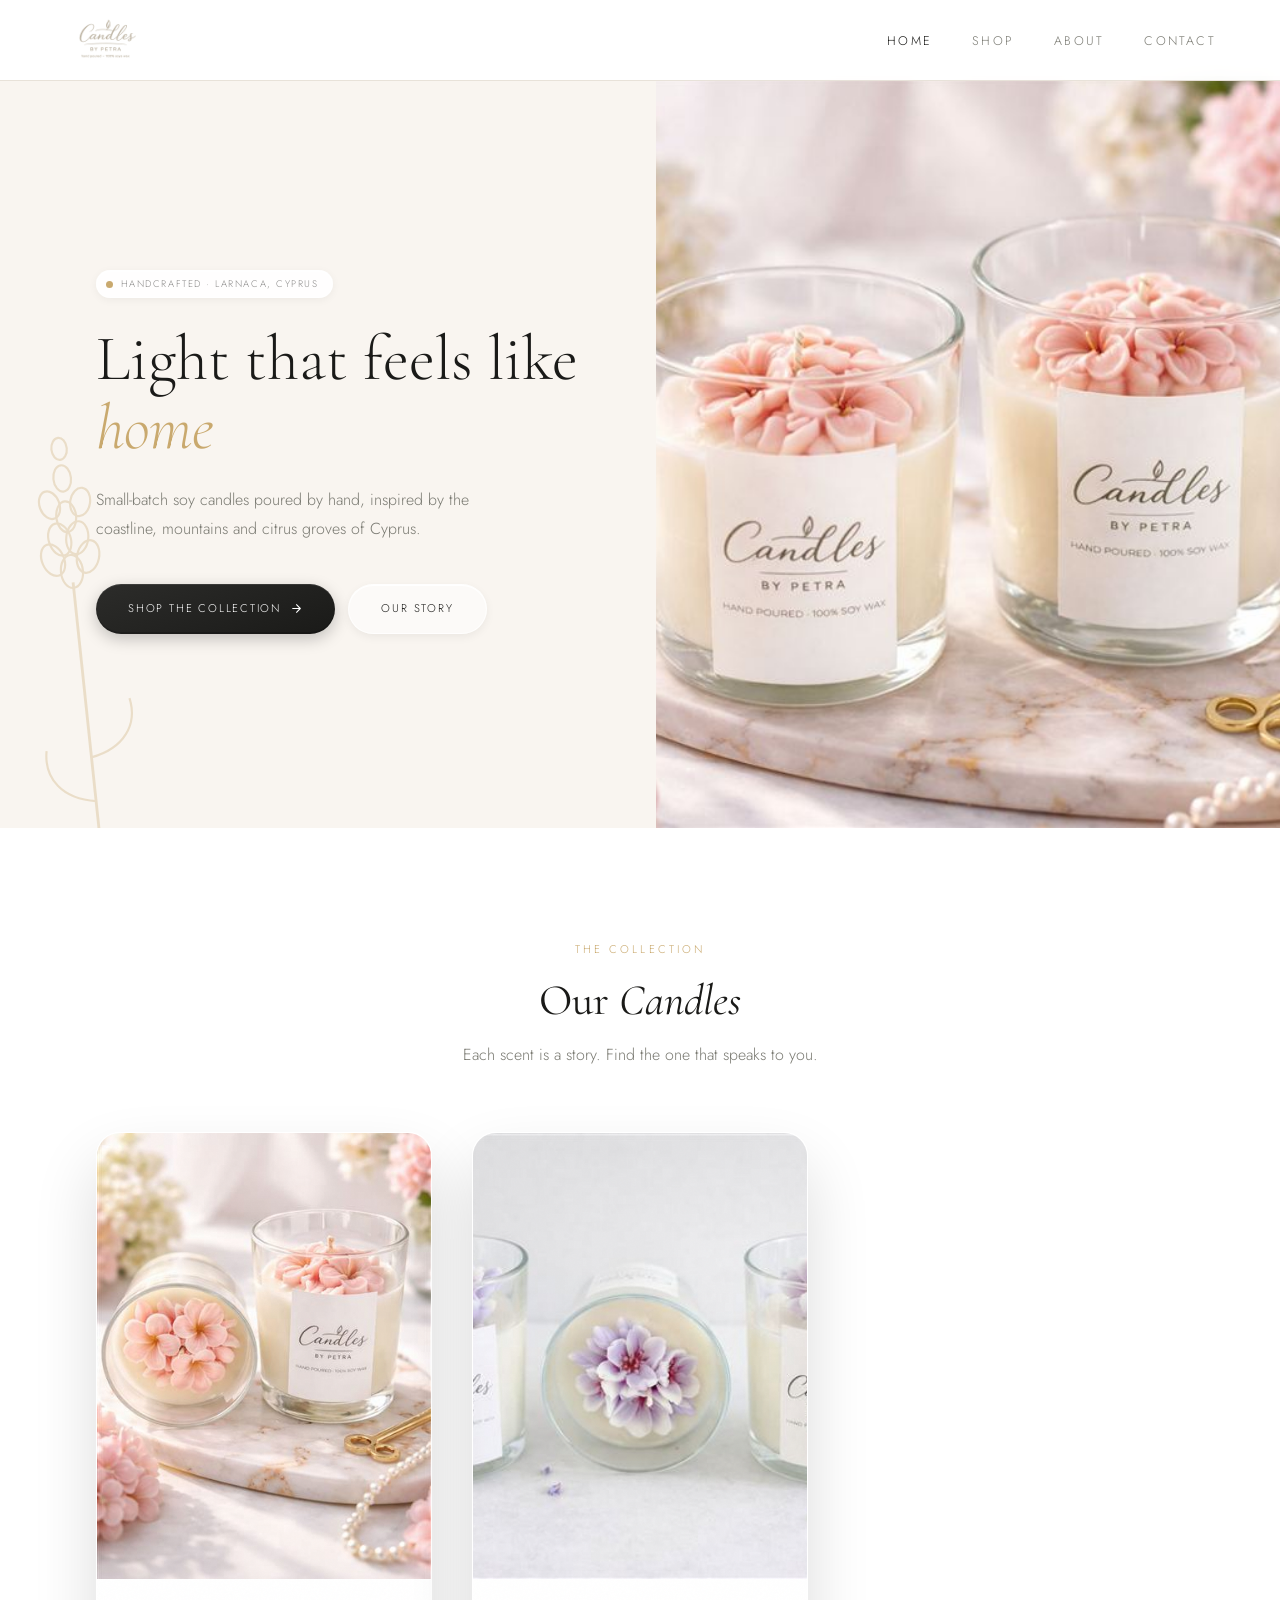
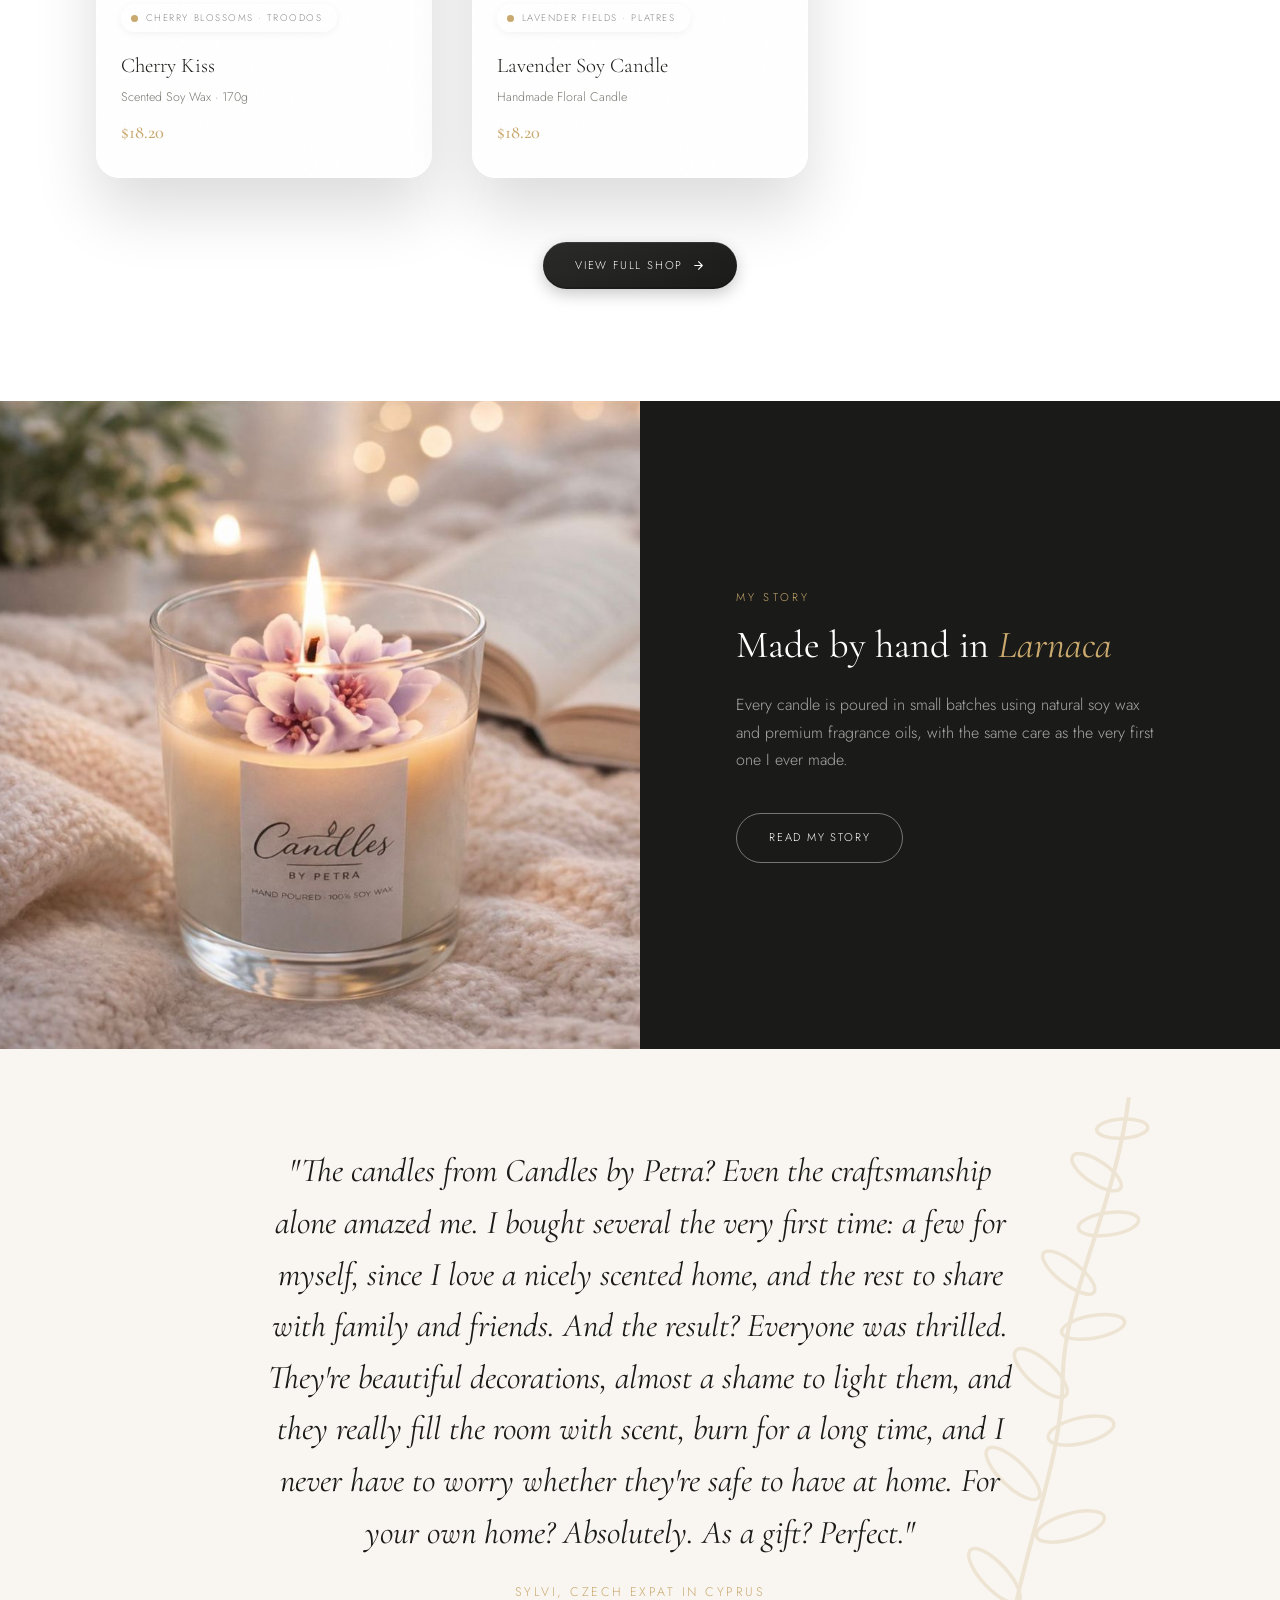
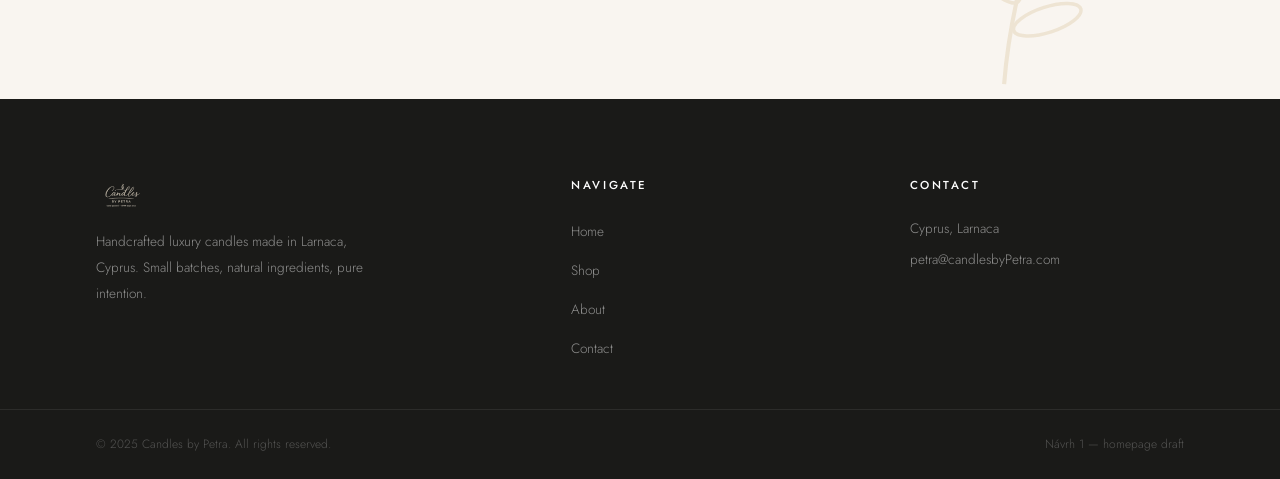
<file: index.html>
<!DOCTYPE html>
<html lang="en">
<head>
  <meta charset="UTF-8">
  <meta name="viewport" content="width=device-width, initial-scale=1.0">
  <title>Candles by Petra — Handcrafted Luxury Candles, Cyprus</title>
  <meta name="description" content="Handcrafted luxury candles made with love in Cyprus. Natural ingredients, unique scents, pure artisan quality.">
  <link href="https://fonts.googleapis.com/css2?family=Cormorant+Garamond:ital,wght@0,300;0,400;0,600;1,400&family=Jost:wght@200;300;400;500&display=swap" rel="stylesheet">
  <style>
    *, *::before, *::after { box-sizing:border-box; margin:0; padding:0; }
    :root { --gold:#c9a96e; --dark:#1a1a18; --border:#e8e2d9; --grey:#7a7a72; --cream:#f9f5f0; --white:#ffffff; }

    html { scroll-behavior:smooth; }
    body {
      background-color:var(--cream); color:var(--dark);
      font-family:'Jost',sans-serif; font-weight:300; font-size:16px; line-height:1.7;
    }
    h1,h2,h3,h4 { font-family:'Cormorant Garamond',serif; font-weight:400; line-height:1.15; }
    a { color:inherit; text-decoration:none; }
    img { display:block; max-width:100%; }

    /* ── NAV ── */
    nav {
      position:fixed; top:0; left:0; right:0; z-index:100;
      display:flex; align-items:center; justify-content:space-between;
      padding:.75rem 4rem;
      background-color:rgba(255,255,255,.97); backdrop-filter:blur(8px);
      border-bottom:1px solid var(--border);
    }
    .nav-logo img { height:56px; width:auto; display:block; }
    .nav-links { display:flex; gap:2.5rem; list-style:none; }
    .nav-links a { font-size:.78rem; letter-spacing:.18em; text-transform:uppercase; color:var(--grey); transition:color .3s; }
    .nav-links a:hover, .nav-links a.active { color:var(--dark); }

    .nav-hamburger {
      display:none; background:none; border:none; cursor:pointer;
      color:var(--grey); transition:color .2s;
      align-items:center; justify-content:center;
      width:36px; height:36px; flex-shrink:0; padding:0;
    }
    .nav-hamburger:hover { color:var(--dark); }

    .nav-mobile-menu {
      display:none; position:fixed; inset:0; z-index:1000;
      background:rgba(249,245,240,.98);
      flex-direction:column; align-items:center; justify-content:center; gap:2.5rem;
    }
    .nav-mobile-menu.open { display:flex; }
    .nav-mobile-menu a {
      font-family:'Cormorant Garamond',serif; font-size:2.2rem; font-weight:400; font-style:italic;
      color:rgba(26,26,24,.38); transition:color .25s;
    }
    .nav-mobile-menu a:hover, .nav-mobile-menu a.active { color:var(--dark); }
    .nav-mobile-close {
      position:absolute; top:1.5rem; right:1.5rem;
      background:none; border:none; cursor:pointer;
      color:rgba(26,26,24,.35); font-size:2rem; line-height:1; padding:.25rem; transition:color .2s;
    }
    .nav-mobile-close:hover { color:var(--dark); }

    /* ── SHARED COMPONENTS ── */
    .section-label { display:block; font-size:.7rem; letter-spacing:.28em; text-transform:uppercase; color:var(--gold); margin-bottom:1rem; }

    .card {
      position:relative; background:rgba(255,255,255,.84);
      border-radius:24px; border:1px solid rgba(255,255,255,.75);
      box-shadow:0 32px 64px rgba(0,0,0,.14);
    }
    .card::after {
      content:''; position:absolute; inset:0; z-index:99; pointer-events:none; border-radius:inherit;
      background-image:url("data:image/svg+xml,%3Csvg viewBox='0 0 200 200' xmlns='http://www.w3.org/2000/svg'%3E%3Cfilter id='n'%3E%3CfeTurbulence type='fractalNoise' baseFrequency='0.75' numOctaves='4' stitchTiles='stitch'/%3E%3C/filter%3E%3Crect width='100%25' height='100%25' filter='url(%23n)' opacity='0.038'/%3E%3C/svg%3E");
      opacity:.5;
    }

    .origin-badge {
      display:inline-flex; align-items:center; gap:.5rem;
      background:rgba(255,255,255,.88); border:1px solid rgba(255,255,255,.9); border-radius:100px;
      padding:.3rem .85rem .3rem .55rem; width:fit-content;
      box-shadow:0 2px 8px rgba(0,0,0,.05), 0 1px 0 rgba(255,255,255,.9) inset;
    }
    .origin-dot { width:7px; height:7px; border-radius:50%; background:var(--gold); flex-shrink:0; }
    .origin-label { font-size:.6rem; letter-spacing:.16em; text-transform:uppercase; color:rgba(26,26,24,.5); }

    .btn-pill {
      display:inline-flex; align-items:center; justify-content:center; gap:.55rem;
      padding:.9rem 2rem; border-radius:100px;
      font-family:'Jost',sans-serif; font-size:.7rem; letter-spacing:.16em; text-transform:uppercase;
      border:none; cursor:pointer; transition:transform .12s ease, box-shadow .12s ease, background .2s;
    }
    .btn-pill-dark {
      background:linear-gradient(160deg,#2c2c2a,#1a1a18); color:#fff;
      box-shadow:0 5px 16px rgba(0,0,0,.22), 0 1px 0 rgba(255,255,255,.09) inset, 0 -2px 0 rgba(0,0,0,.18) inset;
    }
    .btn-pill-dark:hover { transform:translateY(-2px); box-shadow:0 9px 22px rgba(0,0,0,.26), 0 1px 0 rgba(255,255,255,.09) inset; }

    .btn-pill-ghost {
      background:rgba(255,255,255,.5); color:var(--dark);
      border:1px solid rgba(255,255,255,.8);
      box-shadow:0 3px 10px rgba(0,0,0,.06), 0 1px 0 rgba(255,255,255,.95) inset;
    }
    .btn-pill-ghost:hover { background:rgba(255,255,255,.75); transform:translateY(-2px); }

    .btn-pill-ghost-light {
      background:transparent; color:#fff; border:1px solid rgba(255,255,255,.4);
    }
    .btn-pill-ghost-light:hover { background:rgba(255,255,255,.12); transform:translateY(-2px); border-color:rgba(255,255,255,.7); }

    .watermark-text {
      position:absolute; top:50%; left:50%; transform:translate(-50%,-50%);
      font-family:'Cormorant Garamond',serif; font-size:clamp(4.5rem,14vw,12rem);
      font-weight:600; line-height:1; white-space:nowrap; letter-spacing:-.01em;
      color:rgba(201,169,110,.09); pointer-events:none; z-index:0; user-select:none;
    }

    /* ── HERO ── */
    .hero {
      position:relative; overflow:hidden;
      display:grid; grid-template-columns:1.05fr 1fr; align-items:stretch;
      min-height:92vh; padding-top:76px;
    }
    .hero-content {
      position:relative; z-index:2; overflow:hidden;
      display:flex; flex-direction:column; justify-content:center;
      padding:3rem 4rem 3rem 6rem;
    }
    .hero-content > * { position:relative; z-index:1; }
    .hero-content .origin-badge { margin-bottom:1.6rem; }
    .hero-title { font-size:clamp(2.8rem,5vw,5.2rem); font-weight:300; line-height:1.08; margin-bottom:1.5rem; }
    .hero-title em { font-style:italic; color:var(--gold); }
    .hero-subtitle { color:var(--grey); max-width:420px; margin-bottom:2.5rem; font-size:1rem; line-height:1.8; }
    .hero-actions { display:flex; gap:.85rem; flex-wrap:wrap; }
    .hero-image { position:relative; overflow:hidden; }
    .hero-image img { width:100%; height:100%; object-fit:cover; display:block; }

    /* ── FEATURED ── */
    .featured { position:relative; padding:7rem 6rem; background:var(--white); }
    .featured-header { position:relative; z-index:1; text-align:center; max-width:640px; margin:0 auto 4rem; }
    .featured-header h2 { font-size:clamp(2.2rem,3.4vw,3.2rem); }
    .featured-header h2 em { font-style:italic; }
    .featured-header p { color:var(--grey); margin-top:1rem; }

    .products-grid { display:grid; grid-template-columns:repeat(3,1fr); gap:2.5rem; max-width:1200px; margin:0 auto; }
    .product-card { overflow:hidden; }
    .product-image { aspect-ratio:3/4; overflow:hidden; position:relative; }
    .product-image img { width:100%; height:100%; object-fit:cover; display:block; transition:transform .5s ease; }
    .product-card:hover .product-image img { transform:scale(1.05); }
    .product-card-body { padding:1.5rem 1.5rem 1.75rem; }
    .product-card .origin-badge { margin-bottom:1rem; }
    .product-name { font-family:'Cormorant Garamond',serif; font-size:1.3rem; margin-bottom:.2rem; }
    .product-scent { font-size:.78rem; color:var(--grey); margin-bottom:.6rem; }
    .product-price { font-family:'Cormorant Garamond',serif; font-size:1.15rem; color:var(--gold); font-weight:500; }

    .featured-cta { text-align:center; margin-top:4rem; }

    /* ── ABOUT TEASER ── */
    .about-teaser { display:grid; grid-template-columns:1fr 1fr; min-height:72vh; }
    .about-teaser-image { overflow:hidden; }
    .about-teaser-image img { width:100%; height:100%; object-fit:cover; }
    .about-teaser-content {
      background:var(--dark); color:#fff;
      display:flex; flex-direction:column; justify-content:center; padding:6rem;
    }
    .about-teaser-content h2 { font-size:clamp(2rem,3vw,3rem); color:#fff; margin-bottom:1.5rem; }
    .about-teaser-content h2 em { font-style:italic; color:var(--gold); }
    .about-teaser-content p { color:rgba(255,255,255,.62); max-width:420px; margin-bottom:2.5rem; }

    /* ── TESTIMONIAL ── */
    .testimonial-section { position:relative; overflow:hidden; padding:6rem; text-align:center; background:var(--cream); }
    .testimonial-quote {
      position:relative; z-index:1;
      font-family:'Cormorant Garamond',serif; font-style:italic; font-weight:400;
      font-size:clamp(1.5rem,2.6vw,2.3rem); line-height:1.55; max-width:760px; margin:0 auto 1.5rem; color:var(--dark);
    }
    .testimonial-author { position:relative; z-index:1; font-size:.78rem; letter-spacing:.2em; text-transform:uppercase; color:var(--gold); }

    /* ── BOTANICAL MOTIFS (decorative line art) ── */
    .motif-olive::before,
    .motif-lavender::before {
      content:''; position:absolute; width:320px; height:640px;
      background-repeat:no-repeat; background-size:contain;
      opacity:.3; pointer-events:none; z-index:0;
    }
    .motif-olive::before {
      background-image:url("data:image/svg+xml,%3Csvg xmlns='http://www.w3.org/2000/svg' viewBox='0 0 200 400'%3E%3Cpath d='M100,395 C90,320 108,260 96,200 C86,150 106,90 100,20' fill='none' stroke='%23c9a96e' stroke-width='2.6'/%3E%3Cg fill='none' stroke='%23c9a96e' stroke-width='2.2'%3E%3Cellipse cx='118' cy='350' rx='22' ry='8' transform='rotate(-30 118 350)'/%3E%3Cellipse cx='80' cy='330' rx='22' ry='8' transform='rotate(35 80 330)'/%3E%3Cellipse cx='120' cy='290' rx='22' ry='8' transform='rotate(-28 120 290)'/%3E%3Cellipse cx='78' cy='265' rx='22' ry='8' transform='rotate(32 78 265)'/%3E%3Cellipse cx='114' cy='230' rx='21' ry='8' transform='rotate(-25 114 230)'/%3E%3Cellipse cx='82' cy='200' rx='21' ry='8' transform='rotate(30 82 200)'/%3E%3Cellipse cx='108' cy='165' rx='20' ry='7' transform='rotate(-22 108 165)'/%3E%3Cellipse cx='86' cy='135' rx='20' ry='7' transform='rotate(26 86 135)'/%3E%3Cellipse cx='104' cy='100' rx='19' ry='7' transform='rotate(-20 104 100)'/%3E%3Cellipse cx='90' cy='70' rx='18' ry='7' transform='rotate(22 90 70)'/%3E%3Cellipse cx='100' cy='40' rx='16' ry='6' transform='rotate(-15 100 40)'/%3E%3C/g%3E%3C/svg%3E");
    }
    .motif-lavender::before {
      background-image:url("data:image/svg+xml,%3Csvg xmlns='http://www.w3.org/2000/svg' viewBox='0 0 200 400'%3E%3Cpath d='M100,395 L100,140' fill='none' stroke='%23c9a96e' stroke-width='2.6'/%3E%3Cpath d='M100,340 C70,335 55,315 60,290' fill='none' stroke='%23c9a96e' stroke-width='2'/%3E%3Cpath d='M100,300 C130,295 145,275 140,250' fill='none' stroke='%23c9a96e' stroke-width='2'/%3E%3Cg fill='none' stroke='%23c9a96e' stroke-width='2'%3E%3Cellipse cx='100' cy='130' rx='10' ry='15'/%3E%3Cellipse cx='84' cy='118' rx='10' ry='15' transform='rotate(-18 84 118)'/%3E%3Cellipse cx='116' cy='118' rx='10' ry='15' transform='rotate(18 116 118)'/%3E%3Cellipse cx='92' cy='100' rx='10' ry='15' transform='rotate(-12 92 100)'/%3E%3Cellipse cx='108' cy='100' rx='10' ry='15' transform='rotate(12 108 100)'/%3E%3Cellipse cx='100' cy='80' rx='9' ry='14'/%3E%3Cellipse cx='86' cy='68' rx='9' ry='13' transform='rotate(-15 86 68)'/%3E%3Cellipse cx='114' cy='68' rx='9' ry='13' transform='rotate(15 114 68)'/%3E%3Cellipse cx='100' cy='45' rx='8' ry='12'/%3E%3Cellipse cx='100' cy='18' rx='7' ry='10'/%3E%3C/g%3E%3C/svg%3E");
    }
    .hero-content.motif-lavender::before { width:220px; height:440px; bottom:-40px; left:-30px; transform:rotate(-6deg); }
    .testimonial-section.motif-olive::before { top:10px; right:4%; transform:rotate(12deg); opacity:.22; }
    @media (max-width:700px) {
      .motif-olive::before, .motif-lavender::before { width:200px; height:400px; opacity:.18; }
    }
    @media (max-width:480px) {
      .motif-olive::before, .motif-lavender::before { display:none; }
    }

    /* ── FOOTER ── */
    footer {
      background:var(--dark); color:rgba(255,255,255,.5);
      padding:5rem 6rem 3rem; display:grid; grid-template-columns:1.5fr 1fr 1fr; gap:4rem;
    }
    .footer-logo { display:block; margin-bottom:1rem; opacity:.9; }
    .footer-logo img { height:34px; width:auto; }
    .footer-brand p { font-size:.85rem; line-height:1.9; max-width:280px; }
    .footer-col h4 { color:#fff; font-family:'Jost',sans-serif; font-size:.72rem; font-weight:500; letter-spacing:.22em; text-transform:uppercase; margin-bottom:1.5rem; }
    .footer-col ul { list-style:none; display:flex; flex-direction:column; gap:.75rem; }
    .footer-col a { font-size:.85rem; color:rgba(255,255,255,.5); transition:color .3s; }
    .footer-col a:hover { color:var(--gold); }
    .footer-col p { font-size:.85rem; margin-bottom:.5rem; }
    .footer-bottom {
      background:var(--dark); border-top:1px solid rgba(255,255,255,.08);
      padding:1.5rem 6rem; font-size:.75rem; color:rgba(255,255,255,.25);
      display:flex; justify-content:space-between;
    }

    /* ── RESPONSIVE ── */
    @media (max-width:1024px) {
      nav { padding:1.1rem 2rem; }
      .hero { grid-template-columns:1fr; min-height:auto; }
      .hero-image { height:52vh; order:-1; }
      .hero-content { padding:3rem 2.5rem; }
      .featured { padding:5rem 2.5rem; }
      .products-grid { grid-template-columns:repeat(2,1fr); }
      .about-teaser { grid-template-columns:1fr; }
      .about-teaser-image { height:48vh; }
      .about-teaser-content { padding:4rem 2.5rem; }
      .testimonial-section { padding:4.5rem 2.5rem; }
      footer { grid-template-columns:1fr 1fr; padding:4rem 2.5rem 2.5rem; gap:2.5rem; }
      .footer-bottom { padding:1rem 2.5rem; }
    }

    @media (max-width:600px) {
      nav { padding:.75rem 1.25rem; }
      .nav-logo img { height:42px; }
      .nav-links { display:none; }
      .nav-hamburger { display:flex; }

      .hero { padding-top:64px; }
      .hero-image { height:42vh; }
      .hero-content { padding:2.25rem 1.25rem; }
      .hero-title { font-size:clamp(2.1rem,8vw,2.8rem); }
      .hero-subtitle { font-size:.9rem; }
      .btn-pill { padding:.75rem 1.4rem; font-size:.65rem; }

      .featured { padding:3.5rem 1.25rem; }
      .featured-header { margin-bottom:2.25rem; }
      .products-grid { grid-template-columns:repeat(2,1fr); gap:1rem .75rem; }
      .product-card-body { padding:1rem 1rem 1.25rem; }
      .product-card .origin-badge { margin-bottom:.6rem; padding:.22rem .6rem .22rem .4rem; }
      .product-card .origin-label { font-size:.52rem; }
      .product-name { font-size:1.05rem; }
      .product-scent { font-size:.7rem; }
      .product-price { font-size:1rem; }

      .about-teaser-image { height:38vh; }
      .about-teaser-content { padding:3rem 1.25rem; }
      .testimonial-section { padding:3.5rem 1.25rem; }

      footer { grid-template-columns:1fr; padding:3rem 1.25rem 2rem; gap:2rem; }
      .footer-bottom { padding:1rem 1.25rem; flex-direction:column; gap:.5rem; }
    }
  </style>
</head>
<body>

  <!-- NAV -->
  <nav>
    <a class="nav-logo" href="index.html">
      <img src="images/logo.png" alt="Candles by Petra">
    </a>
    <ul class="nav-links">
      <li><a href="index.html" class="active">Home</a></li>
      <li><a href="pages/shop/shop.html">Shop</a></li>
      <li><a href="pages/about/about.html">About</a></li>
      <li><a href="pages/contact/contact.html">Contact</a></li>
    </ul>
    <button class="nav-hamburger" onclick="toggleMobileMenu()" aria-label="Menu">
      <svg width="22" height="16" viewBox="0 0 22 16" fill="none" stroke="currentColor" stroke-width="2" stroke-linecap="round">
        <line x1="0" y1="1" x2="22" y2="1"/><line x1="0" y1="8" x2="22" y2="8"/><line x1="0" y1="15" x2="22" y2="15"/>
      </svg>
    </button>
  </nav>

  <div id="mobile-menu" class="nav-mobile-menu">
    <button class="nav-mobile-close" onclick="toggleMobileMenu()">&times;</button>
    <a href="index.html" class="active">Home</a>
    <a href="pages/shop/shop.html">Shop</a>
    <a href="pages/about/about.html">About</a>
    <a href="pages/contact/contact.html">Contact</a>
  </div>

  <!-- HERO -->
  <section class="hero">
    <div class="hero-content motif-lavender">
      <div class="origin-badge">
        <div class="origin-dot"></div>
        <span class="origin-label">Handcrafted &middot; Larnaca, Cyprus</span>
      </div>
      <h1 class="hero-title">Light that feels like<br><em>home</em></h1>
      <p class="hero-subtitle">Small-batch soy candles poured by hand, inspired by the coastline, mountains and citrus groves of Cyprus.</p>
      <div class="hero-actions">
        <a class="btn-pill btn-pill-dark" href="pages/shop/shop.html">
          Shop the Collection
          <svg width="13" height="13" viewBox="0 0 24 24" fill="none" stroke="currentColor" stroke-width="2" stroke-linecap="round" stroke-linejoin="round"><path d="M5 12h14M12 5l7 7-7 7"/></svg>
        </a>
        <a class="btn-pill btn-pill-ghost" href="pages/about/about.html">Our Story</a>
      </div>
    </div>
    <div class="hero-image">
      <img src="images/cherry-hero.jpg" alt="Cherry Kiss candles">
    </div>
  </section>

  <!-- FEATURED -->
  <section class="featured">
    <div class="featured-header">
      <span class="section-label">The Collection</span>
      <h2>Our <em>Candles</em></h2>
      <p>Each scent is a story. Find the one that speaks to you.</p>
    </div>

    <div class="products-grid">
      <div class="product-card card">
        <div class="product-image"><img src="images/cherry.jpg" alt="Cherry Kiss"></div>
        <div class="product-card-body">
          <div class="origin-badge"><div class="origin-dot"></div><span class="origin-label">Cherry blossoms &middot; Troodos</span></div>
          <p class="product-name">Cherry Kiss</p>
          <p class="product-scent">Scented Soy Wax &middot; 170g</p>
          <p class="product-price">$18.20</p>
        </div>
      </div>
      <div class="product-card card">
        <div class="product-image"><img src="images/lavender.jpg" alt="Lavender Soy Candle"></div>
        <div class="product-card-body">
          <div class="origin-badge"><div class="origin-dot"></div><span class="origin-label">Lavender fields &middot; Platres</span></div>
          <p class="product-name">Lavender Soy Candle</p>
          <p class="product-scent">Handmade Floral Candle</p>
          <p class="product-price">$18.20</p>
        </div>
      </div>
    </div>

    <div class="featured-cta">
      <a class="btn-pill btn-pill-dark" href="pages/shop/shop.html">
        View Full Shop
        <svg width="13" height="13" viewBox="0 0 24 24" fill="none" stroke="currentColor" stroke-width="2" stroke-linecap="round" stroke-linejoin="round"><path d="M5 12h14M12 5l7 7-7 7"/></svg>
      </a>
    </div>
  </section>

  <!-- ABOUT TEASER -->
  <section class="about-teaser">
    <div class="about-teaser-image">
      <img src="images/lavender-cozy.jpg" alt="A lit Candles by Petra candle surrounded by flowers">
    </div>
    <div class="about-teaser-content">
      <span class="section-label">My Story</span>
      <h2>Made by hand in <em>Larnaca</em></h2>
      <p>Every candle is poured in small batches using natural soy wax and premium fragrance oils, with the same care as the very first one I ever made.</p>
      <div>
        <a class="btn-pill btn-pill-ghost-light" href="pages/about/about.html">Read My Story</a>
      </div>
    </div>
  </section>

  <!-- TESTIMONIAL -->
  <section class="testimonial-section motif-olive">
    <p class="testimonial-quote">"The candles from Candles by Petra? Even the craftsmanship alone amazed me. I bought several the very first time: a few for myself, since I love a nicely scented home, and the rest to share with family and friends. And the result? Everyone was thrilled. They're beautiful decorations, almost a shame to light them, and they really fill the room with scent, burn for a long time, and I never have to worry whether they're safe to have at home. For your own home? Absolutely. As a gift? Perfect."</p>
    <p class="testimonial-author">Sylvi, Czech expat in Cyprus</p>
  </section>

  <!-- FOOTER -->
  <footer>
    <div class="footer-brand">
      <a class="footer-logo" href="index.html"><img src="images/logo.png" alt="Candles by Petra"></a>
      <p>Handcrafted luxury candles made in Larnaca, Cyprus. Small batches, natural ingredients, pure intention.</p>
    </div>
    <div class="footer-col">
      <h4>Navigate</h4>
      <ul>
        <li><a href="index.html">Home</a></li>
        <li><a href="pages/shop/shop.html">Shop</a></li>
        <li><a href="pages/about/about.html">About</a></li>
        <li><a href="pages/contact/contact.html">Contact</a></li>
      </ul>
    </div>
    <div class="footer-col">
      <h4>Contact</h4>
      <p>Cyprus, Larnaca</p>
      <p>petra@candlesbyPetra.com</p>
    </div>
  </footer>
  <div class="footer-bottom">
    <span>&copy; 2025 Candles by Petra. All rights reserved.</span>
    <span>Návrh 1 &mdash; homepage draft</span>
  </div>

  <script>
    let mobileMenuScrollY = 0;
    function toggleMobileMenu(){
      const menu = document.getElementById('mobile-menu');
      const isOpen = menu.classList.toggle('open');
      if (isOpen) {
        mobileMenuScrollY = window.scrollY;
        document.body.style.position = 'fixed';
        document.body.style.top = -mobileMenuScrollY + 'px';
        document.body.style.width = '100%';
      } else {
        document.body.style.position = '';
        document.body.style.top = '';
        document.body.style.width = '';
        window.scrollTo(0, mobileMenuScrollY);
      }
    }
  </script>
</body>
</html>
</file>
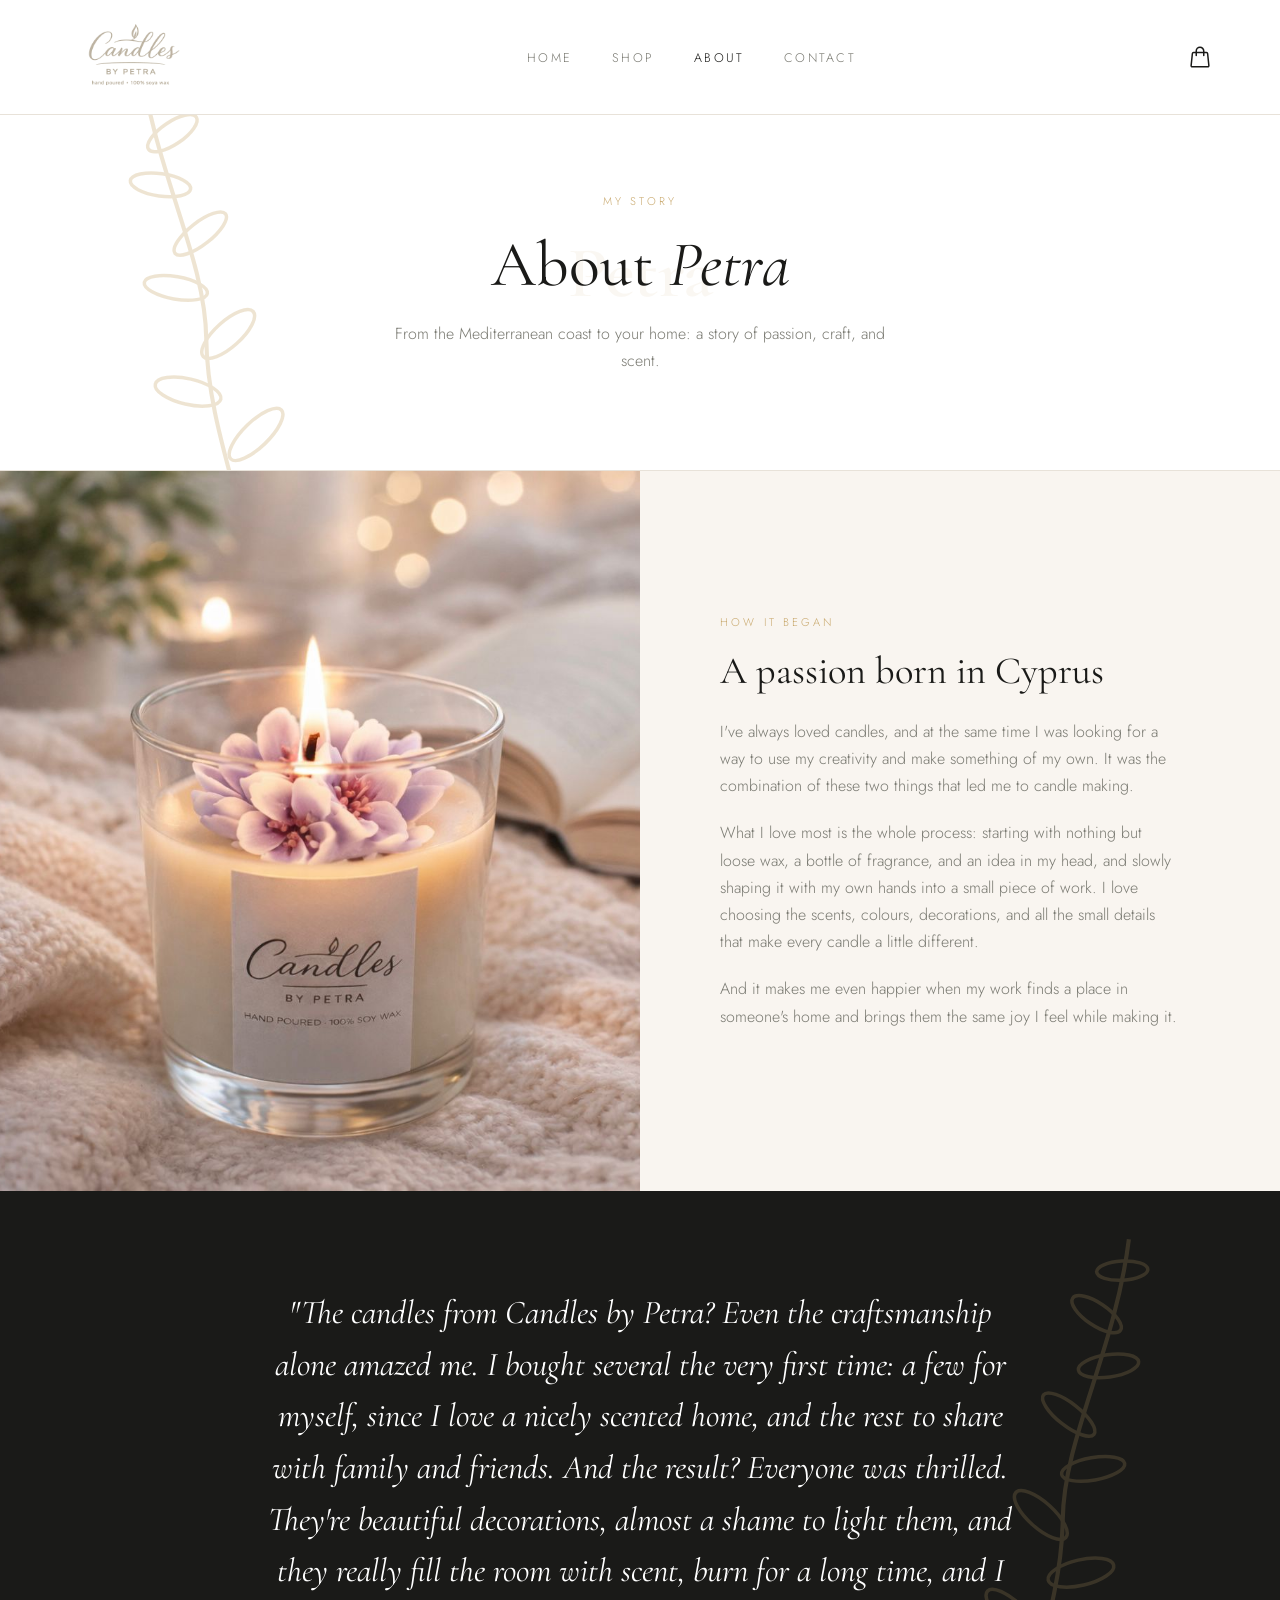
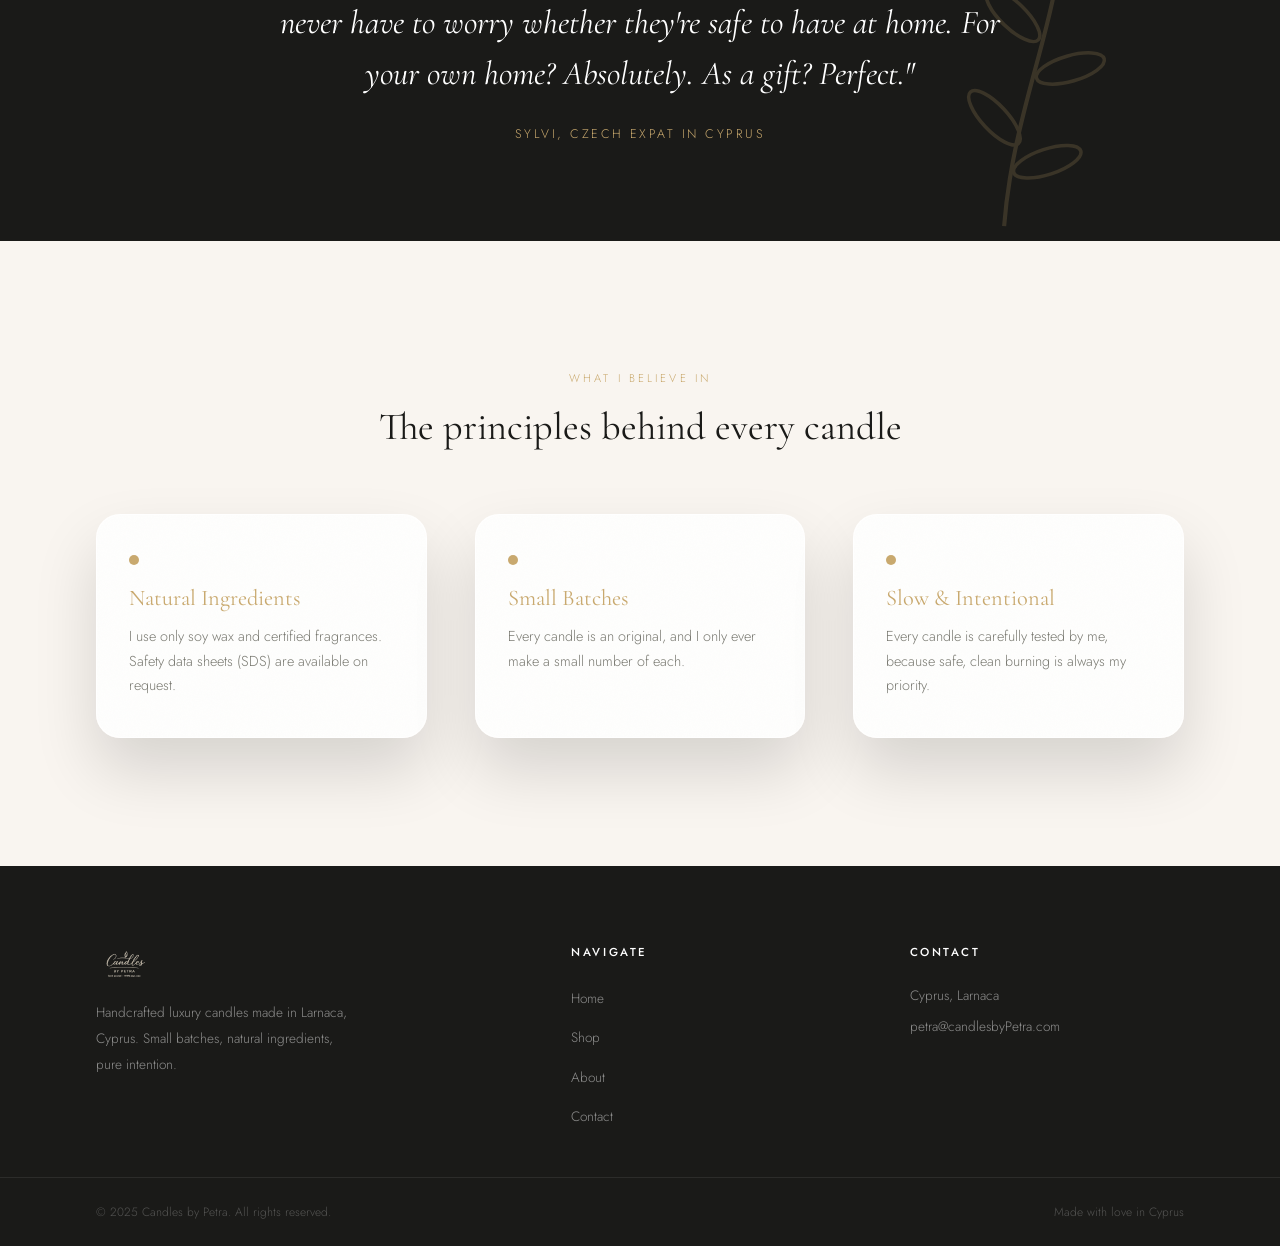
<file: pages/about/about.html>
<!DOCTYPE html>
<html lang="en">
<head>
  <meta charset="UTF-8">
  <meta name="viewport" content="width=device-width, initial-scale=1.0">
  <title>About — Candles by Petra</title>
  <meta name="description" content="The story behind Candles by Petra — handcrafted luxury candles made in Cyprus.">
  <link href="https://fonts.googleapis.com/css2?family=Cormorant+Garamond:ital,wght@0,300;0,400;0,600;1,400&family=Jost:wght@200;300;400;500&display=swap" rel="stylesheet">
  <link rel="stylesheet" href="../../css/style.css">
</head>
<body>

  <!-- NAV -->
  <nav>
    <a class="nav-logo" href="../../index.html">
      <img src="../../images/logo.png" alt="Candles by Petra">
    </a>
    <ul class="nav-links">
      <li><a href="../../index.html">Home</a></li>
      <li><a href="../shop/shop.html">Shop</a></li>
      <li><a href="about.html" class="active">About</a></li>
      <li><a href="../contact/contact.html">Contact</a></li>
    </ul>
    <button class="nav-hamburger" onclick="toggleMobileMenu()" aria-label="Menu">
      <svg width="22" height="16" viewBox="0 0 22 16" fill="none" stroke="currentColor" stroke-width="2" stroke-linecap="round">
        <line x1="0" y1="1" x2="22" y2="1"/><line x1="0" y1="8" x2="22" y2="8"/><line x1="0" y1="15" x2="22" y2="15"/>
      </svg>
    </button>
    <button class="cart-icon-btn" onclick="window.location.href='../shop/shop.html'">
      <svg xmlns="http://www.w3.org/2000/svg" fill="none" viewBox="0 0 24 24" stroke-width="1.5" stroke="currentColor">
        <path stroke-linecap="round" stroke-linejoin="round" d="M15.75 10.5V6a3.75 3.75 0 1 0-7.5 0v4.5m11.356-1.993 1.263 12c.07.665-.45 1.243-1.119 1.243H4.25a1.125 1.125 0 0 1-1.12-1.243l1.264-12A1.125 1.125 0 0 1 5.513 7.5h12.974c.576 0 1.059.435 1.119 1.007Z" />
      </svg>
      <span class="cart-badge" id="about-badge"></span>
    </button>
  </nav>

  <div id="mobile-menu" class="nav-mobile-menu">
    <button class="nav-mobile-close" onclick="toggleMobileMenu()">&times;</button>
    <a href="../../index.html">Home</a>
    <a href="../shop/shop.html">Shop</a>
    <a href="about.html" class="active">About</a>
    <a href="../contact/contact.html">Contact</a>
  </div>

  <!-- PAGE HEADER -->
  <div class="page-header motif-olive">
    <span class="watermark-text">Petra</span>
    <span class="section-label">My Story</span>
    <h1>About <em>Petra</em></h1>
    <p>From the Mediterranean coast to your home: a story of passion, craft, and scent.</p>
  </div>

  <!-- STORY SECTION -->
  <section class="about-story">
    <div class="about-story-image">
      <img src="../../images/levander2.jpeg" alt="Petra crafting candles">
    </div>
    <div class="about-story-content">
      <span class="section-label">How it began</span>
      <h2>A passion born in Cyprus</h2>
      <p>
        I've always loved candles, and at the same time I was looking for a way to use my creativity and make something of my own. It was the combination of these two things that led me to candle making.
      </p>
      <p>
        What I love most is the whole process: starting with nothing but loose wax, a bottle of fragrance, and an idea in my head, and slowly shaping it with my own hands into a small piece of work. I love choosing the scents, colours, decorations, and all the small details that make every candle a little different.
      </p>
      <p>
        And it makes me even happier when my work finds a place in someone's home and brings them the same joy I feel while making it.
      </p>
    </div>
  </section>

  <!-- TESTIMONIAL -->
  <section class="testimonial-section motif-olive">
    <p class="testimonial-quote">"The candles from Candles by Petra? Even the craftsmanship alone amazed me. I bought several the very first time: a few for myself, since I love a nicely scented home, and the rest to share with family and friends. And the result? Everyone was thrilled. They're beautiful decorations, almost a shame to light them, and they really fill the room with scent, burn for a long time, and I never have to worry whether they're safe to have at home. For your own home? Absolutely. As a gift? Perfect."</p>
    <p class="testimonial-author">Sylvi, Czech expat in Cyprus</p>
  </section>

  <!-- VALUES -->
  <section class="about-values">
    <span class="section-label">What I believe in</span>
    <h2>The principles behind every candle</h2>

    <div class="values-grid">
      <div class="value-item card">
        <div class="origin-dot"></div>
        <h3>Natural Ingredients</h3>
        <p>I use only soy wax and certified fragrances. Safety data sheets (SDS) are available on request.</p>
      </div>
      <div class="value-item card">
        <div class="origin-dot"></div>
        <h3>Small Batches</h3>
        <p>Every candle is an original, and I only ever make a small number of each.</p>
      </div>
      <div class="value-item card">
        <div class="origin-dot"></div>
        <h3>Slow & Intentional</h3>
        <p>Every candle is carefully tested by me, because safe, clean burning is always my priority.</p>
      </div>
    </div>
  </section>

  <!-- FOOTER -->
  <footer>
    <div class="footer-brand">
      <a class="footer-logo" href="../../index.html"><img src="../../images/logo.png" alt="Candles by Petra" style="height:38px;width:auto;"></a>
      <p>Handcrafted luxury candles made in Larnaca, Cyprus. Small batches, natural ingredients, pure intention.</p>
    </div>

    <div class="footer-col">
      <h4>Navigate</h4>
      <ul>
        <li><a href="../../index.html">Home</a></li>
        <li><a href="../shop/shop.html">Shop</a></li>
        <li><a href="about.html">About</a></li>
        <li><a href="../contact/contact.html">Contact</a></li>
      </ul>
    </div>

    <div class="footer-col">
      <h4>Contact</h4>
      <p>Cyprus, Larnaca</p>
      <p>petra@candlesbyPetra.com</p>
    </div>
  </footer>
  <div class="footer-bottom">
    <span>&copy; 2025 Candles by Petra. All rights reserved.</span>
    <span>Made with love in Cyprus</span>
  </div>

  <script>
    let mobileMenuScrollY = 0;
    function toggleMobileMenu(){
      const menu = document.getElementById('mobile-menu');
      const isOpen = menu.classList.toggle('open');
      if (isOpen) {
        mobileMenuScrollY = window.scrollY;
        document.body.style.position = 'fixed';
        document.body.style.top = -mobileMenuScrollY + 'px';
        document.body.style.width = '100%';
      } else {
        document.body.style.position = '';
        document.body.style.top = '';
        document.body.style.width = '';
        window.scrollTo(0, mobileMenuScrollY);
      }
    }
    const count = JSON.parse(localStorage.getItem('cbp_cart') || '[]').reduce((s,i) => s + i.qty, 0);
    const badge = document.getElementById('about-badge');
    if (count > 0) { badge.textContent = count; badge.style.display = 'flex'; }
  </script>
</body>
</html>
</file>
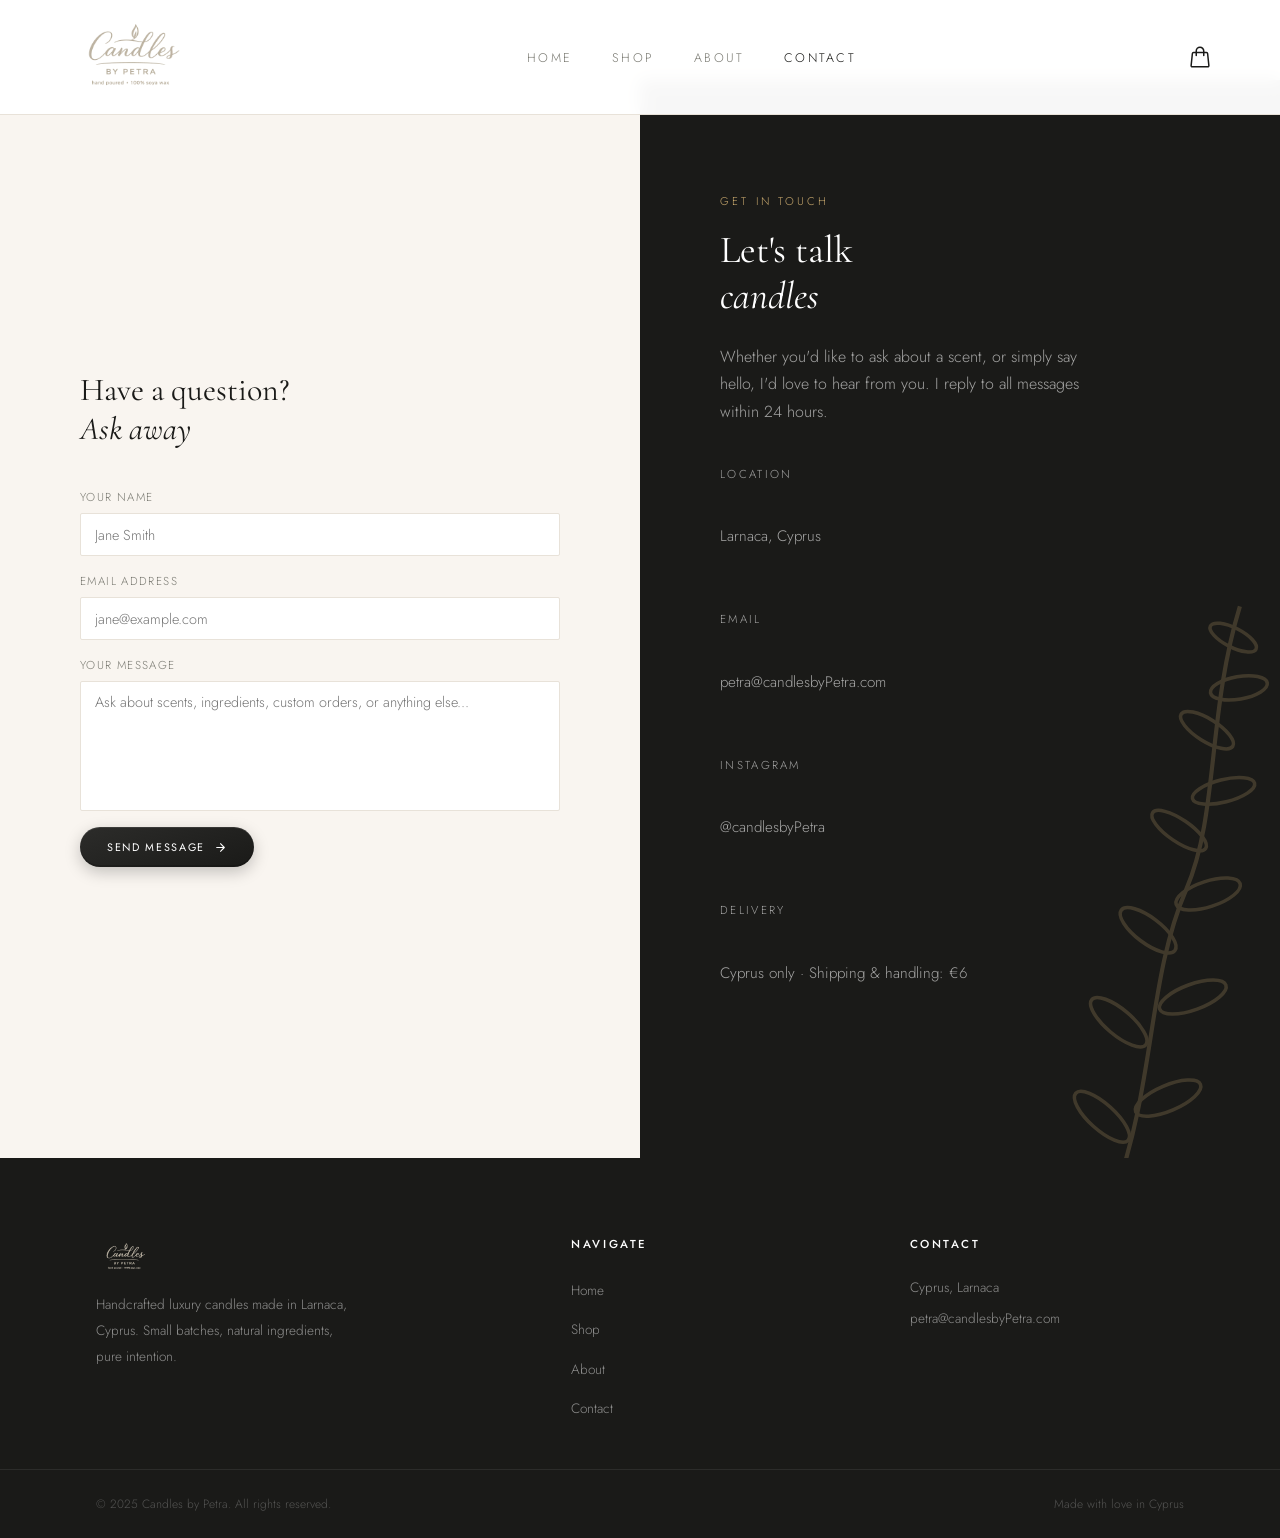
<file: pages/contact/contact.html>
<!DOCTYPE html>
<html lang="en">
<head>
  <meta charset="UTF-8">
  <meta name="viewport" content="width=device-width, initial-scale=1.0">
  <title>Contact — Candles by Petra</title>
  <meta name="description" content="Get in touch with Petra to place an order or ask any questions.">
  <link href="https://fonts.googleapis.com/css2?family=Cormorant+Garamond:ital,wght@0,300;0,400;0,600;1,400&family=Jost:wght@200;300;400;500&display=swap" rel="stylesheet">
  <link rel="stylesheet" href="../../css/style.css">
</head>
<body>

  <!-- NAV -->
  <nav>
    <a class="nav-logo" href="../../index.html">
      <img src="../../images/logo.png" alt="Candles by Petra">
    </a>
    <ul class="nav-links">
      <li><a href="../../index.html">Home</a></li>
      <li><a href="../shop/shop.html">Shop</a></li>
      <li><a href="../about/about.html">About</a></li>
      <li><a href="contact.html" class="active">Contact</a></li>
    </ul>
    <button class="nav-hamburger" onclick="toggleMobileMenu()" aria-label="Menu">
      <svg width="22" height="16" viewBox="0 0 22 16" fill="none" stroke="currentColor" stroke-width="2" stroke-linecap="round">
        <line x1="0" y1="1" x2="22" y2="1"/><line x1="0" y1="8" x2="22" y2="8"/><line x1="0" y1="15" x2="22" y2="15"/>
      </svg>
    </button>
    <button class="cart-icon-btn" onclick="window.location.href='../shop/shop.html'">
      <svg xmlns="http://www.w3.org/2000/svg" fill="none" viewBox="0 0 24 24" stroke-width="1.5" stroke="currentColor">
        <path stroke-linecap="round" stroke-linejoin="round" d="M15.75 10.5V6a3.75 3.75 0 1 0-7.5 0v4.5m11.356-1.993 1.263 12c.07.665-.45 1.243-1.119 1.243H4.25a1.125 1.125 0 0 1-1.12-1.243l1.264-12A1.125 1.125 0 0 1 5.513 7.5h12.974c.576 0 1.059.435 1.119 1.007Z" />
      </svg>
      <span class="cart-badge" id="contact-badge"></span>
    </button>
  </nav>

  <div id="mobile-menu" class="nav-mobile-menu">
    <button class="nav-mobile-close" onclick="toggleMobileMenu()">&times;</button>
    <a href="../../index.html">Home</a>
    <a href="../shop/shop.html">Shop</a>
    <a href="../about/about.html">About</a>
    <a href="contact.html" class="active">Contact</a>
  </div>

  <!-- CONTACT SECTION -->
  <section class="contact-section">

    <!-- LEFT: FORM -->
    <div class="contact-form-wrap">
      <h2>Have a question?<br><em>Ask away</em></h2>

      <form action="mailto:petra@candlesbyPetra.com" method="post" enctype="text/plain">

        <div class="checkout-field">
          <label for="name">Your name</label>
          <input type="text" id="name" name="name" placeholder="Jane Smith" required>
        </div>

        <div class="checkout-field">
          <label for="email">Email address</label>
          <input type="email" id="email" name="email" placeholder="jane@example.com" required>
        </div>

        <div class="checkout-field">
          <label for="message">Your message</label>
          <textarea id="message" name="message" placeholder="Ask about scents, ingredients, custom orders, or anything else..."></textarea>
        </div>

        <button type="submit" class="btn-pill btn-pill-dark">
          Send Message
          <svg width="13" height="13" viewBox="0 0 24 24" fill="none" stroke="currentColor" stroke-width="2" stroke-linecap="round" stroke-linejoin="round"><path d="M5 12h14M12 5l7 7-7 7"/></svg>
        </button>

      </form>
    </div>

    <!-- RIGHT: INFO -->
    <div class="contact-info motif-olive">
      <span class="section-label">Get in touch</span>
      <h2>Let's talk<br><em>candles</em></h2>
      <p>
        Whether you'd like to ask about a scent, or simply say hello, I'd love to hear from you. I reply to all messages within 24 hours.
      </p>

      <div class="contact-detail">
        <p class="contact-detail-label">Location</p>
        <p class="contact-detail-value">Larnaca, Cyprus</p>
      </div>
      <div class="contact-detail">
        <p class="contact-detail-label">Email</p>
        <p class="contact-detail-value">petra@candlesbyPetra.com</p>
      </div>
      <div class="contact-detail">
        <p class="contact-detail-label">Instagram</p>
        <p class="contact-detail-value">@candlesbyPetra</p>
      </div>
      <div class="contact-detail">
        <p class="contact-detail-label">Delivery</p>
        <p class="contact-detail-value">Cyprus only · Shipping & handling: €6</p>
      </div>
    </div>

  </section>

  <!-- FOOTER -->
  <footer>
    <div class="footer-brand">
      <a class="footer-logo" href="../../index.html"><img src="../../images/logo.png" alt="Candles by Petra" style="height:38px;width:auto;"></a>
      <p>Handcrafted luxury candles made in Larnaca, Cyprus. Small batches, natural ingredients, pure intention.</p>
    </div>

    <div class="footer-col">
      <h4>Navigate</h4>
      <ul>
        <li><a href="../../index.html">Home</a></li>
        <li><a href="../shop/shop.html">Shop</a></li>
        <li><a href="../about/about.html">About</a></li>
        <li><a href="contact.html">Contact</a></li>
      </ul>
    </div>

    <div class="footer-col">
      <h4>Contact</h4>
      <p>Cyprus, Larnaca</p>
      <p>petra@candlesbyPetra.com</p>
    </div>
  </footer>
  <div class="footer-bottom">
    <span>&copy; 2025 Candles by Petra. All rights reserved.</span>
    <span>Made with love in Cyprus</span>
  </div>

  <script>
    let mobileMenuScrollY = 0;
    function toggleMobileMenu(){
      const menu = document.getElementById('mobile-menu');
      const isOpen = menu.classList.toggle('open');
      if (isOpen) {
        mobileMenuScrollY = window.scrollY;
        document.body.style.position = 'fixed';
        document.body.style.top = -mobileMenuScrollY + 'px';
        document.body.style.width = '100%';
      } else {
        document.body.style.position = '';
        document.body.style.top = '';
        document.body.style.width = '';
        window.scrollTo(0, mobileMenuScrollY);
      }
    }
    const count = JSON.parse(localStorage.getItem('cbp_cart') || '[]').reduce((s,i) => s + i.qty, 0);
    const badge = document.getElementById('contact-badge');
    if (count > 0) { badge.textContent = count; badge.style.display = 'flex'; }
  </script>
</body>
</html>
</file>
<file: css/style.css>
@import url('https://fonts.googleapis.com/css2?family=Cormorant+Garamond:ital,wght@0,300;0,400;0,500;1,300;1,400&family=Jost:wght@300;400;500&display=swap');

*, *::before, *::after {
  box-sizing: border-box;
  margin: 0;
  padding: 0;
}

:root {
  --cream: #f9f5f0;
  --white: #ffffff;
  --gold: #c9a96e;
  --gold-light: #e8d5b0;
  --dark: #1a1a18;
  --grey: #7a7a72;
  --border: #e8e2d9;
}

html {
  scroll-behavior: smooth;
}

body {
  background-color: var(--cream);
  color: var(--dark);
  font-family: 'Jost', sans-serif;
  font-weight: 300;
  font-size: 16px;
  line-height: 1.7;
}

h1, h2, h3, h4 {
  font-family: 'Cormorant Garamond', serif;
  font-weight: 400;
  line-height: 1.2;
}

a {
  color: inherit;
  text-decoration: none;
}

img {
  display: block;
  max-width: 100%;
}

/* ── NAV ── */

nav {
  position: fixed;
  top: 0;
  left: 0;
  right: 0;
  z-index: 100;
  display: flex;
  align-items: center;
  justify-content: space-between;
  padding: 0.75rem 4rem;
  background-color: rgba(255, 255, 255, 0.97);
  backdrop-filter: blur(8px);
  border-bottom: 1px solid var(--border);
}

.nav-logo {
  display: flex;
  align-items: center;
  gap: 0.6rem;
}

.nav-logo img {
  height: 90px;
  width: auto;
  object-fit: contain;
}

.nav-links {
  display: flex;
  gap: 2.5rem;
  list-style: none;
}

.nav-links a {
  font-size: 0.78rem;
  letter-spacing: 0.18em;
  text-transform: uppercase;
  color: var(--grey);
  transition: color 0.3s;
}

.nav-links a:hover,
.nav-links a.active {
  color: var(--dark);
}

/* ── HAMBURGER / MOBILE MENU ── */
.nav-hamburger {
  display: none;
  background: none; border: none; cursor: pointer;
  color: var(--grey); transition: color .2s;
  align-items: center; justify-content: center;
  width: 36px; height: 36px; flex-shrink: 0; padding: 0;
}
.nav-hamburger:hover { color: var(--dark); }

.nav-mobile-menu {
  display: none;
  position: fixed; inset: 0; z-index: 1000;
  background: rgba(249,245,240,.98);
  flex-direction: column; align-items: center; justify-content: center;
  gap: 2.5rem;
}
.nav-mobile-menu.open { display: flex; }
.nav-mobile-menu a {
  font-family: 'Cormorant Garamond', serif;
  font-size: 2.2rem; font-weight: 400; font-style: italic;
  color: rgba(26,26,24,.38); text-decoration: none;
  transition: color .25s;
}
.nav-mobile-menu a:hover,
.nav-mobile-menu a.active { color: var(--dark); }
.nav-mobile-close {
  position: absolute; top: 1.5rem; right: 1.5rem;
  background: none; border: none; cursor: pointer;
  color: rgba(26,26,24,.35); font-size: 2rem; line-height: 1;
  transition: color .2s; padding: .25rem;
}
.nav-mobile-close:hover { color: var(--dark); }

/* ── BUTTONS ── */

.btn {
  display: inline-block;
  padding: 0.85rem 2.5rem;
  font-family: 'Jost', sans-serif;
  font-size: 0.75rem;
  font-weight: 400;
  letter-spacing: 0.2em;
  text-transform: uppercase;
  transition: all 0.3s;
  cursor: pointer;
  border: none;
}

.btn-dark {
  background-color: var(--dark);
  color: var(--white);
}

.btn-dark:hover {
  background-color: var(--gold);
}

.btn-outline {
  background-color: transparent;
  color: var(--dark);
  border: 1px solid var(--dark);
}

.btn-outline:hover {
  background-color: var(--dark);
  color: var(--white);
}

.btn-gold {
  background-color: var(--gold);
  color: var(--white);
}

.btn-gold:hover {
  background-color: var(--dark);
}

/* ── GLASS CARD (shared component from homepage) ── */

.card {
  position: relative;
  background: rgba(255,255,255,.84);
  border-radius: 24px;
  border: 1px solid rgba(255,255,255,.75);
  box-shadow: 0 32px 64px rgba(0,0,0,.14);
}

.card::after {
  content: '';
  position: absolute; inset: 0; z-index: 99; pointer-events: none;
  background-image: url("data:image/svg+xml,%3Csvg viewBox='0 0 200 200' xmlns='http://www.w3.org/2000/svg'%3E%3Cfilter id='n'%3E%3CfeTurbulence type='fractalNoise' baseFrequency='0.75' numOctaves='4' stitchTiles='stitch'/%3E%3C/filter%3E%3Crect width='100%25' height='100%25' filter='url(%23n)' opacity='0.038'/%3E%3C/svg%3E");
  opacity: .5;
  border-radius: inherit;
}

/* ── ORIGIN BADGE (shared component from homepage) ── */

.origin-badge {
  display: inline-flex; align-items: center; gap: .5rem;
  background: rgba(255,255,255,.88);
  border: 1px solid rgba(255,255,255,.9); border-radius: 100px;
  padding: .3rem .85rem .3rem .55rem; width: fit-content;
  box-shadow: 0 2px 8px rgba(0,0,0,.05), 0 1px 0 rgba(255,255,255,.9) inset;
}

.origin-dot { width: 7px; height: 7px; border-radius: 50%; background: var(--gold); flex-shrink: 0; }
.origin-label { font-size: .6rem; letter-spacing: .16em; text-transform: uppercase; color: rgba(26,26,24,.5); }

/* ── PILL BUTTONS (shared component from homepage) ── */

.btn-pill {
  display: inline-flex; align-items: center; justify-content: center; gap: .55rem;
  padding: .75rem 1.7rem; border-radius: 100px;
  font-family: 'Jost', sans-serif; font-size: .68rem; letter-spacing: .15em; text-transform: uppercase;
  border: none; cursor: pointer;
  transition: transform .12s ease, box-shadow .12s ease;
}

.btn-pill-dark {
  background: linear-gradient(160deg,#2c2c2a,#1a1a18); color: #fff;
  box-shadow: 0 5px 16px rgba(0,0,0,.22), 0 1px 0 rgba(255,255,255,.09) inset, 0 -2px 0 rgba(0,0,0,.18) inset;
}
.btn-pill-dark:hover  { transform: translateY(-2px); box-shadow: 0 9px 22px rgba(0,0,0,.26), 0 1px 0 rgba(255,255,255,.09) inset; }
.btn-pill-dark:active { transform: translateY(1px);  box-shadow: 0 2px 8px rgba(0,0,0,.2), 0 -3px 5px rgba(0,0,0,.16) inset; }
.btn-pill-dark:disabled { opacity: .5; cursor: not-allowed; transform: none; }

.btn-pill-ghost {
  background: rgba(255,255,255,.5); color: var(--dark);
  border: 1px solid rgba(255,255,255,.8);
  box-shadow: 0 3px 10px rgba(0,0,0,.06), 0 1px 0 rgba(255,255,255,.95) inset;
  text-decoration: none;
}
.btn-pill-ghost:hover  { background: rgba(255,255,255,.75); transform: translateY(-2px); }
.btn-pill-ghost:active { transform: translateY(1px); }

/* ── WATERMARK TEXT (shared component from homepage) ── */

.watermark-text {
  position: absolute; top: 50%; left: 50%;
  transform: translate(-50%,-50%);
  font-family: 'Cormorant Garamond', serif;
  font-size: clamp(3.5rem,11vw,9rem);
  font-weight: 600; line-height: 1; white-space: nowrap; letter-spacing: -.01em;
  color: rgba(201,169,110,.09);
  pointer-events: none; z-index: 0; user-select: none;
}

/* ── BOTANICAL MOTIFS (decorative line art, same "faint watermark" language) ── */

.motif-olive::before,
.motif-lavender::before {
  content: '';
  position: absolute;
  width: 320px; height: 640px;
  background-repeat: no-repeat;
  background-size: contain;
  opacity: .3;
  pointer-events: none;
  z-index: 0;
}

.motif-olive::before {
  background-image: url("data:image/svg+xml,%3Csvg xmlns='http://www.w3.org/2000/svg' viewBox='0 0 200 400'%3E%3Cpath d='M100,395 C90,320 108,260 96,200 C86,150 106,90 100,20' fill='none' stroke='%23c9a96e' stroke-width='2.6'/%3E%3Cg fill='none' stroke='%23c9a96e' stroke-width='2.2'%3E%3Cellipse cx='118' cy='350' rx='22' ry='8' transform='rotate(-30 118 350)'/%3E%3Cellipse cx='80' cy='330' rx='22' ry='8' transform='rotate(35 80 330)'/%3E%3Cellipse cx='120' cy='290' rx='22' ry='8' transform='rotate(-28 120 290)'/%3E%3Cellipse cx='78' cy='265' rx='22' ry='8' transform='rotate(32 78 265)'/%3E%3Cellipse cx='114' cy='230' rx='21' ry='8' transform='rotate(-25 114 230)'/%3E%3Cellipse cx='82' cy='200' rx='21' ry='8' transform='rotate(30 82 200)'/%3E%3Cellipse cx='108' cy='165' rx='20' ry='7' transform='rotate(-22 108 165)'/%3E%3Cellipse cx='86' cy='135' rx='20' ry='7' transform='rotate(26 86 135)'/%3E%3Cellipse cx='104' cy='100' rx='19' ry='7' transform='rotate(-20 104 100)'/%3E%3Cellipse cx='90' cy='70' rx='18' ry='7' transform='rotate(22 90 70)'/%3E%3Cellipse cx='100' cy='40' rx='16' ry='6' transform='rotate(-15 100 40)'/%3E%3C/g%3E%3C/svg%3E");
}

.motif-lavender::before {
  background-image: url("data:image/svg+xml,%3Csvg xmlns='http://www.w3.org/2000/svg' viewBox='0 0 200 400'%3E%3Cpath d='M100,395 L100,140' fill='none' stroke='%23c9a96e' stroke-width='2.6'/%3E%3Cpath d='M100,340 C70,335 55,315 60,290' fill='none' stroke='%23c9a96e' stroke-width='2'/%3E%3Cpath d='M100,300 C130,295 145,275 140,250' fill='none' stroke='%23c9a96e' stroke-width='2'/%3E%3Cg fill='none' stroke='%23c9a96e' stroke-width='2'%3E%3Cellipse cx='100' cy='130' rx='10' ry='15'/%3E%3Cellipse cx='84' cy='118' rx='10' ry='15' transform='rotate(-18 84 118)'/%3E%3Cellipse cx='116' cy='118' rx='10' ry='15' transform='rotate(18 116 118)'/%3E%3Cellipse cx='92' cy='100' rx='10' ry='15' transform='rotate(-12 92 100)'/%3E%3Cellipse cx='108' cy='100' rx='10' ry='15' transform='rotate(12 108 100)'/%3E%3Cellipse cx='100' cy='80' rx='9' ry='14'/%3E%3Cellipse cx='86' cy='68' rx='9' ry='13' transform='rotate(-15 86 68)'/%3E%3Cellipse cx='114' cy='68' rx='9' ry='13' transform='rotate(15 114 68)'/%3E%3Cellipse cx='100' cy='45' rx='8' ry='12'/%3E%3Cellipse cx='100' cy='18' rx='7' ry='10'/%3E%3C/g%3E%3C/svg%3E");
}

.page-header.motif-lavender::before { top: 20px; right: 40px; transform: rotate(10deg); }
.page-header.motif-olive::before    { top: 20px; left: 40px; transform: rotate(-12deg) scaleX(-1); }

.hero-content { position: relative; overflow: hidden; }
.hero-content > * { position: relative; z-index: 1; }
.hero-content.motif-lavender::before { bottom: -40px; left: 20px; transform: rotate(-8deg); }

.testimonial-section { position: relative; overflow: hidden; }
.testimonial-quote, .testimonial-author { position: relative; z-index: 1; }
.testimonial-section.motif-olive::before { top: 10px; right: 4%; transform: rotate(12deg); opacity: .18; }

.contact-info { position: relative; overflow: hidden; }
.contact-info > * { position: relative; z-index: 1; }
.contact-info.motif-olive::before { bottom: -50px; right: -60px; transform: rotate(12deg) scaleX(-1); opacity: .22; }

@media (max-width: 700px) {
  .motif-olive::before, .motif-lavender::before { width: 200px; height: 400px; opacity: .18; }
}
@media (max-width: 480px) {
  .motif-olive::before, .motif-lavender::before { display: none; }
}

/* ── SCROLL REVEAL ── */

.reveal {
  opacity: 0;
  transform: translateY(24px);
  transition: opacity .6s ease, transform .6s ease;
}
.reveal.is-visible {
  opacity: 1;
  transform: translateY(0);
}

/* ── SECTION LABEL ── */

.section-label {
  display: block;
  font-size: 0.7rem;
  letter-spacing: 0.28em;
  text-transform: uppercase;
  color: var(--gold);
  margin-bottom: 1rem;
}

/* ── PLACEHOLDER (dokud nejsou fotky) ── */

.placeholder {
  width: 100%;
  height: 100%;
  background-color: var(--gold-light);
  display: flex;
  align-items: center;
  justify-content: center;
  color: var(--gold);
  font-family: 'Cormorant Garamond', serif;
  font-size: 0.9rem;
  letter-spacing: 0.1em;
}

/* ── HERO ── */

.hero {
  min-height: 100vh;
  display: grid;
  grid-template-columns: 1fr 1fr;
  padding-top: 80px;
}

.hero-content {
  display: flex;
  flex-direction: column;
  justify-content: center;
  padding: 6rem 4rem 6rem 6rem;
}

.hero-title {
  font-size: clamp(3rem, 5vw, 5.5rem);
  font-weight: 300;
  margin-bottom: 1.5rem;
  line-height: 1.1;
}

.hero-title em {
  font-style: italic;
  color: var(--gold);
}

.hero-subtitle {
  font-size: 1rem;
  color: var(--grey);
  margin-bottom: 2.5rem;
  max-width: 380px;
}

.hero-image {
  overflow: hidden;
  position: relative;
}

.hero-image img {
  width: 100%;
  height: 100%;
  object-fit: cover;
}

/* ── FEATURED PRODUCTS ── */

.featured {
  padding: 8rem 6rem;
  background-color: var(--white);
}

.featured-header {
  display: flex;
  align-items: flex-end;
  justify-content: space-between;
  margin-bottom: 4rem;
}

.featured-header h2 {
  font-size: clamp(2rem, 3vw, 3rem);
}

.products-grid {
  display: grid;
  grid-template-columns: repeat(3, 1fr);
  gap: 2.5rem;
}

.product-card {
  cursor: pointer;
}

.product-image {
  aspect-ratio: 3/4;
  overflow: hidden;
  margin-bottom: 1.25rem;
  position: relative;
}

.product-image img {
  width: 100%;
  height: 100%;
  object-fit: cover;
  transition: transform 0.6s ease;
}

.product-card:hover .product-image img,
.product-card:hover .product-image .placeholder {
  transform: scale(1.04);
}

.product-card:hover .placeholder {
  transform: scale(1.04);
}

.product-name {
  font-family: 'Cormorant Garamond', serif;
  font-size: 1.3rem;
  margin-bottom: 0.25rem;
}

.product-scent {
  font-size: 0.8rem;
  color: var(--grey);
  letter-spacing: 0.05em;
  margin-bottom: 0.5rem;
}

.product-price {
  font-size: 0.9rem;
  color: var(--gold);
  font-weight: 500;
}

/* ── ABOUT TEASER ── */

.about-teaser {
  display: grid;
  grid-template-columns: 1fr 1fr;
  min-height: 70vh;
}

.about-teaser-image {
  overflow: hidden;
}

.about-teaser-image img {
  width: 100%;
  height: 100%;
  object-fit: cover;
}

.about-teaser-content {
  display: flex;
  flex-direction: column;
  justify-content: center;
  padding: 6rem;
  background-color: var(--dark);
  color: var(--white);
}

.about-teaser-content .section-label {
  color: var(--gold);
}

.about-teaser-content h2 {
  font-size: clamp(2rem, 3vw, 3rem);
  margin-bottom: 1.5rem;
  color: var(--white);
}

.about-teaser-content p {
  color: rgba(255,255,255,0.6);
  margin-bottom: 2.5rem;
  max-width: 420px;
}

.about-teaser-content .btn-outline {
  color: var(--white);
  border-color: rgba(255,255,255,0.4);
}

.about-teaser-content .btn-outline:hover {
  background-color: var(--gold);
  border-color: var(--gold);
}

/* ── INSTAGRAM ── */

.instagram {
  padding: 8rem 6rem;
  text-align: center;
}

.instagram h2 {
  font-size: clamp(2rem, 3vw, 3rem);
  margin-bottom: 0.5rem;
}

.instagram-handle {
  display: block;
  font-size: 0.82rem;
  color: var(--gold);
  letter-spacing: 0.18em;
  margin-bottom: 3rem;
}

.instagram-grid {
  display: grid;
  grid-template-columns: repeat(4, 1fr);
  gap: 1rem;
  margin-bottom: 3rem;
}

.instagram-item {
  aspect-ratio: 1;
  overflow: hidden;
}

.instagram-item img {
  width: 100%;
  height: 100%;
  object-fit: cover;
  transition: transform 0.4s ease;
}

.instagram-item:hover img,
.instagram-item:hover .placeholder {
  transform: scale(1.05);
}

/* ── FOOTER ── */

footer {
  background-color: var(--dark);
  color: rgba(255,255,255,0.5);
  padding: 5rem 6rem 3rem;
  display: grid;
  grid-template-columns: 1.5fr 1fr 1fr;
  gap: 4rem;
}

.footer-logo {
  font-family: 'Cormorant Garamond', serif;
  font-size: 1.5rem;
  color: var(--white);
  margin-bottom: 1rem;
  display: block;
}

.footer-logo span {
  color: var(--gold);
}

.footer-brand p {
  font-size: 0.85rem;
  line-height: 1.9;
  max-width: 260px;
}

.footer-col h4 {
  color: var(--white);
  font-family: 'Jost', sans-serif;
  font-size: 0.72rem;
  font-weight: 500;
  letter-spacing: 0.22em;
  text-transform: uppercase;
  margin-bottom: 1.5rem;
}

.footer-col ul {
  list-style: none;
  display: flex;
  flex-direction: column;
  gap: 0.75rem;
}

.footer-col a {
  font-size: 0.85rem;
  color: rgba(255,255,255,0.5);
  transition: color 0.3s;
}

.footer-col a:hover {
  color: var(--gold);
}

.footer-col p {
  font-size: 0.85rem;
  margin-bottom: 0.5rem;
}

.footer-bottom {
  background-color: var(--dark);
  border-top: 1px solid rgba(255,255,255,0.08);
  padding: 1.5rem 6rem;
  font-size: 0.75rem;
  color: rgba(255,255,255,0.25);
  display: flex;
  justify-content: space-between;
}

/* ── PAGE HEADER ── */

.page-header {
  position: relative;
  overflow: hidden;
  padding: 12rem 6rem 6rem;
  text-align: center;
  background-color: var(--white);
  border-bottom: 1px solid var(--border);
}

.page-header .watermark-text { top: 58%; font-size: clamp(2.5rem, 6vw, 4.5rem); }

.page-header .section-label,
.page-header h1,
.page-header p { position: relative; z-index: 1; }

.page-header h1 {
  font-size: clamp(3rem, 5vw, 5rem);
  margin-bottom: 1rem;
}

.page-header p {
  color: var(--grey);
  max-width: 500px;
  margin: 0 auto;
  font-size: 1rem;
}

/* ── SHOP PAGE ── */

.shop-section {
  padding: 6rem;
  background-color: var(--cream);
}

.shop-grid {
  display: grid;
  grid-template-columns: repeat(3, 1fr);
  gap: 3rem;
}

.product-card.card { overflow: hidden; }

.product-card .product-image { margin-bottom: 0; }

.product-card-body { padding: 1.5rem 1.5rem 1.75rem; }

.product-card .origin-badge { margin-bottom: 1rem; }

.product-card .btn-pill { width: 100%; margin-top: 1.1rem; }

/* ── ABOUT PAGE ── */

.about-story {
  display: grid;
  grid-template-columns: 1fr 1fr;
  min-height: 80vh;
}

.about-story-image {
  overflow: hidden;
}

.about-story-image img {
  width: 100%;
  height: 100%;
  object-fit: cover;
}

.about-story-content {
  padding: 7rem 5rem;
  display: flex;
  flex-direction: column;
  justify-content: center;
}

.about-story-content h2 {
  font-size: clamp(2rem, 3vw, 2.8rem);
  margin-bottom: 1.5rem;
}

.about-story-content p {
  color: var(--grey);
  margin-bottom: 1.25rem;
  max-width: 460px;
}

.about-values {
  padding: 8rem 6rem;
  background-color: var(--cream);
  text-align: center;
}

.about-values h2 {
  font-size: clamp(2rem, 3vw, 3rem);
  margin-bottom: 4rem;
}

.values-grid {
  display: grid;
  grid-template-columns: repeat(3, 1fr);
  gap: 3rem;
}

.value-item.card {
  padding: 2.5rem 2rem;
  text-align: left;
}

.value-item .origin-dot { width: 10px; height: 10px; margin-bottom: 1.25rem; }

.value-item h3 {
  font-size: 1.4rem;
  margin-bottom: 0.75rem;
  color: var(--gold);
}

.value-item p {
  font-size: 0.9rem;
  color: var(--grey);
}

/* ── TESTIMONIAL ── */

.testimonial-section {
  background-color: var(--dark);
  color: var(--white);
  padding: 6rem;
  text-align: center;
}

.testimonial-quote {
  font-family: 'Cormorant Garamond', serif;
  font-style: italic;
  font-weight: 400;
  font-size: clamp(1.5rem, 2.6vw, 2.3rem);
  line-height: 1.55;
  max-width: 760px;
  margin: 0 auto 1.5rem;
  color: var(--white);
}

.testimonial-author {
  font-size: 0.78rem;
  letter-spacing: 0.2em;
  text-transform: uppercase;
  color: var(--gold);
}

/* ── CONTACT PAGE ── */

.contact-section {
  display: grid;
  grid-template-columns: 1fr 1fr;
  min-height: 80vh;
  padding-top: 80px;
}

.contact-info {
  padding: 7rem 5rem;
  background-color: var(--dark);
  color: var(--white);
  display: flex;
  flex-direction: column;
  justify-content: center;
}

.contact-info .section-label {
  color: var(--gold);
}

.contact-info h2 {
  font-size: clamp(2rem, 3vw, 3rem);
  color: var(--white);
  margin-bottom: 1.5rem;
}

.contact-info p {
  color: rgba(255,255,255,0.6);
  margin-bottom: 2.5rem;
  max-width: 380px;
}

.contact-detail {
  margin-bottom: 1.25rem;
}

.contact-detail-label {
  font-size: 0.72rem;
  letter-spacing: 0.2em;
  text-transform: uppercase;
  color: var(--gold);
  margin-bottom: 0.25rem;
}

.contact-detail-value {
  font-size: 0.95rem;
  color: rgba(255,255,255,0.8);
}

.contact-form-wrap {
  padding: 7rem 5rem;
  background-color: var(--cream);
  display: flex;
  flex-direction: column;
  justify-content: center;
}

.contact-form-wrap h2 {
  font-size: clamp(1.8rem, 2.5vw, 2.5rem);
  margin-bottom: 2.5rem;
}

.contact-form-wrap .checkout-field textarea { height: 130px; }

/* ── CART ICON IN NAV ── */

.cart-icon-btn {
  background: none;
  border: none;
  cursor: pointer;
  position: relative;
  padding: 0.25rem;
  display: flex;
  align-items: center;
  color: var(--dark);
  transition: color 0.3s;
}

.cart-icon-btn:hover {
  color: var(--gold);
}

.cart-icon-btn svg {
  width: 24px;
  height: 24px;
}

.cart-badge {
  display: none;
  position: absolute;
  top: -4px;
  right: -6px;
  background-color: var(--gold);
  color: var(--white);
  font-size: 0.65rem;
  font-weight: 500;
  width: 18px;
  height: 18px;
  border-radius: 50%;
  align-items: center;
  justify-content: center;
  font-family: 'Jost', sans-serif;
}

/* ── CART OVERLAY ── */

#cart-overlay {
  display: none;
  position: fixed;
  inset: 0;
  background: rgba(0,0,0,0.45);
  z-index: 200;
}

#cart-overlay.active {
  display: block;
}

/* ── CART DRAWER ── */

#cart-drawer {
  position: fixed;
  top: 0;
  right: 0;
  width: 400px;
  max-width: 100vw;
  height: 100vh;
  background: var(--white);
  z-index: 201;
  display: flex;
  flex-direction: column;
  transform: translateX(100%);
  transition: transform 0.4s ease;
}

#cart-drawer.active {
  transform: translateX(0);
}

.cart-header {
  display: flex;
  align-items: center;
  justify-content: space-between;
  padding: 1.75rem 2rem;
  border-bottom: 1px solid var(--border);
}

.cart-header h3 {
  font-size: 1.4rem;
}

.cart-header-close {
  background: none;
  border: none;
  font-size: 1.8rem;
  font-weight: 300;
  cursor: pointer;
  color: var(--grey);
  line-height: 1;
  transition: color 0.2s;
}

.cart-header-close:hover {
  color: var(--dark);
}

#cart-items {
  flex: 1;
  overflow-y: auto;
  padding: 1.5rem 2rem;
}

.cart-empty {
  color: var(--grey);
  font-size: 0.9rem;
  text-align: center;
  padding: 3rem 0;
}

.cart-item {
  display: flex;
  align-items: center;
  justify-content: space-between;
  gap: 1rem;
  padding: 1.25rem 0;
  border-bottom: 1px solid var(--border);
}

.cart-item-info {
  flex: 1;
}

.cart-item-name {
  font-family: 'Cormorant Garamond', serif;
  font-size: 1.05rem;
  margin-bottom: 0.2rem;
}

.cart-item-price {
  font-size: 0.82rem;
  color: var(--gold);
  font-weight: 500;
}

.cart-item-controls {
  display: flex;
  align-items: center;
  gap: 0.5rem;
}

.qty-btn {
  background: none;
  border: 1px solid var(--border);
  width: 28px;
  height: 28px;
  cursor: pointer;
  font-size: 1rem;
  display: flex;
  align-items: center;
  justify-content: center;
  color: var(--dark);
  transition: all 0.2s;
}

.qty-btn:hover {
  background-color: var(--dark);
  color: var(--white);
  border-color: var(--dark);
}

.qty-num {
  font-size: 0.9rem;
  min-width: 20px;
  text-align: center;
}

.cart-remove {
  background: none;
  border: none;
  font-size: 1.3rem;
  color: var(--grey);
  cursor: pointer;
  margin-left: 0.25rem;
  line-height: 1;
  transition: color 0.2s;
}

.cart-remove:hover {
  color: var(--dark);
}

.cart-footer {
  padding: 1.5rem 2rem 2rem;
  border-top: 1px solid var(--border);
}

.cart-total-row {
  display: flex;
  justify-content: space-between;
  align-items: center;
  margin-bottom: 1.25rem;
  font-family: 'Cormorant Garamond', serif;
  font-size: 1.3rem;
}

.cart-total-row span:last-child {
  color: var(--gold);
  font-weight: 500;
}

.btn-checkout {
  display: block;
  width: 100%;
  padding: 1rem;
  background-color: var(--dark);
  color: var(--white);
  font-family: 'Jost', sans-serif;
  font-size: 0.75rem;
  font-weight: 400;
  letter-spacing: 0.2em;
  text-transform: uppercase;
  border: none;
  cursor: pointer;
  transition: background-color 0.3s;
  margin-bottom: 0.75rem;
}

.btn-checkout:hover {
  background-color: var(--gold);
}

.cart-note {
  font-size: 0.75rem;
  color: var(--grey);
  text-align: center;
  line-height: 1.5;
}

/* ── CART STEPS ── */

#cart-step-1, #cart-step-2 {
  display: flex;
  flex-direction: column;
  flex: 1;
  overflow: hidden;
  min-height: 0;
}

/* ── CHECKOUT FORM STEP ── */

.checkout-header {
  display: flex;
  align-items: center;
  gap: 0.75rem;
  padding: 1.5rem 2rem 1rem;
  border-bottom: 1px solid var(--border);
}

.checkout-back-btn {
  background: none;
  border: none;
  cursor: pointer;
  color: var(--grey);
  font-size: 1.3rem;
  line-height: 1;
  padding: 0.25rem;
  transition: color 0.2s;
}

.checkout-back-btn:hover {
  color: var(--dark);
}

.checkout-header h3 {
  font-family: 'Cormorant Garamond', serif;
  font-size: 1.3rem;
  font-weight: 400;
}

.checkout-body {
  flex: 1;
  overflow-y: auto;
  padding: 1.5rem 2rem;
}

.checkout-summary {
  background: var(--cream);
  border: 1px solid var(--border);
  border-radius: 4px;
  padding: 1rem 1.25rem;
  margin-bottom: 1.75rem;
}

.checkout-summary-row {
  display: flex;
  justify-content: space-between;
  font-size: 0.85rem;
  color: var(--grey);
  padding: 0.2rem 0;
}

.checkout-summary-total {
  display: flex;
  justify-content: space-between;
  font-family: 'Cormorant Garamond', serif;
  font-size: 1.1rem;
  border-top: 1px solid var(--border);
  margin-top: 0.6rem;
  padding-top: 0.6rem;
  color: var(--dark);
}

.checkout-summary-total span:last-child {
  color: var(--gold);
  font-weight: 500;
}

.checkout-form-row {
  display: grid;
  grid-template-columns: 1fr 1fr;
  gap: 1rem;
}

.checkout-field {
  display: flex;
  flex-direction: column;
  gap: 0.35rem;
  margin-bottom: 1rem;
}

.checkout-field label {
  font-size: 0.72rem;
  letter-spacing: 0.12em;
  text-transform: uppercase;
  color: var(--grey);
}

.checkout-field input,
.checkout-field textarea {
  padding: 0.65rem 0.85rem;
  border: 1px solid var(--border);
  background: var(--white);
  font-family: 'Jost', sans-serif;
  font-size: 0.9rem;
  font-weight: 300;
  color: var(--dark);
  outline: none;
  transition: border-color 0.2s;
  border-radius: 2px;
}

.checkout-field input:focus,
.checkout-field textarea:focus {
  border-color: var(--gold);
}

.checkout-field textarea {
  resize: none;
  height: 80px;
}

.checkout-submit {
  display: block;
  width: 100%;
  padding: 1rem;
  background-color: var(--gold);
  color: var(--white);
  font-family: 'Jost', sans-serif;
  font-size: 0.75rem;
  font-weight: 400;
  letter-spacing: 0.2em;
  text-transform: uppercase;
  border: none;
  cursor: pointer;
  transition: background-color 0.3s;
  margin-top: 0.5rem;
}

.checkout-submit:hover {
  background-color: var(--dark);
}

/* ── FLAME EFFECT ── */

.flame {
  position: absolute;
  top: 14px;
  left: 50%;
  transform: translateX(-50%);
  width: 18px;
  height: 30px;
  opacity: 0;
  transition: opacity 0.4s ease;
  pointer-events: none;
  z-index: 3;
}

.flame::before {
  content: '';
  position: absolute;
  bottom: 0;
  left: 50%;
  transform: translateX(-50%);
  width: 16px;
  height: 28px;
  background: radial-gradient(ellipse at 50% 90%, #fff 0%, #ffe566 18%, #ff9500 55%, #ff3300 82%, transparent 100%);
  border-radius: 50% 50% 30% 30% / 60% 60% 40% 40%;
  filter: blur(0.5px);
  animation: flicker 0.5s ease-in-out infinite alternate;
}

.flame::after {
  content: '';
  position: absolute;
  bottom: 0;
  left: 50%;
  transform: translateX(-50%);
  width: 10px;
  height: 10px;
  background: rgba(255, 210, 60, 0.5);
  border-radius: 50%;
  filter: blur(5px);
  animation: glow 0.5s ease-in-out infinite alternate;
}

.product-card:hover .flame {
  opacity: 1;
}

@keyframes flicker {
  0%   { transform: translateX(-50%) scaleX(1)    scaleY(1)    rotate(-3deg); filter: blur(0.5px); }
  100% { transform: translateX(-50%) scaleX(0.78) scaleY(1.18) rotate(3deg);  filter: blur(1px);   }
}

@keyframes glow {
  0%   { opacity: 0.5; transform: translateX(-50%) scale(1);   }
  100% { opacity: 1;   transform: translateX(-50%) scale(1.6); }
}

/* ── PRODUCT CARD HOVER ── */

.product-card {
  transition: transform 0.35s ease;
}

.product-card:hover {
  transform: translateY(-8px);
}

.product-image {
  box-shadow: 0 0 0 rgba(0,0,0,0);
  transition: box-shadow 0.35s ease;
}

.product-card:hover .product-image {
  box-shadow: 0 24px 48px rgba(0,0,0,0.13);
}

.product-image img {
  cursor: zoom-in;
}

/* ── LIGHTBOX ── */

#lightbox {
  display: none;
  position: fixed;
  inset: 0;
  background: rgba(10, 10, 8, 0.88);
  z-index: 999;
  align-items: center;
  justify-content: center;
  padding: 2rem;
  cursor: pointer;
}

#lightbox.active {
  display: flex;
}

#lightbox-img {
  max-width: 88vw;
  max-height: 88vh;
  object-fit: contain;
  cursor: default;
  box-shadow: 0 40px 80px rgba(0,0,0,0.5);
}

#lightbox-close {
  position: fixed;
  top: 1.25rem;
  right: 1.75rem;
  color: rgba(255,255,255,0.8);
  font-size: 2.2rem;
  font-weight: 300;
  font-family: 'Jost', sans-serif;
  line-height: 1;
  background: none;
  border: none;
  cursor: pointer;
  transition: color 0.2s;
  z-index: 1000;
}

#lightbox-close:hover {
  color: var(--gold);
}

/* ── HOW TO ORDER ── */

.how-order-section {
  padding: 6rem 4rem;
  text-align: center;
  background: var(--cream);
}

.how-order-section h2 {
  font-family: 'Cormorant Garamond', serif;
  font-size: 2.4rem;
  font-weight: 400;
  margin: 0.5rem 0 3.5rem;
}

.how-order-section h2 em { font-style: italic; }

.how-order-steps {
  display: grid;
  grid-template-columns: repeat(4, 1fr);
  gap: 2rem;
  max-width: 1100px;
  margin: 0 auto;
}

.how-order-step {
  display: flex;
  flex-direction: column;
  align-items: center;
  gap: 0.9rem;
}

.how-order-num {
  width: 42px; height: 42px;
  border-radius: 50%;
  background: var(--gold);
  color: #fff;
  font-family: 'Cormorant Garamond', serif;
  font-size: 1.1rem;
  display: flex; align-items: center; justify-content: center;
  flex-shrink: 0;
}

.how-order-step h4 {
  font-family: 'Cormorant Garamond', serif;
  font-size: 1.15rem;
  font-weight: 400;
}

.how-order-step p {
  font-size: 0.85rem;
  color: var(--grey);
  line-height: 1.65;
  max-width: 220px;
}

/* ── RESPONSIVE ── */

@media (max-width: 1024px) {
  nav { padding: 1.25rem 2rem; }
  .hero { grid-template-columns: 1fr; min-height: auto; }
  .hero-image { height: 60vh; }
  .hero-content { padding: 4rem 2.5rem; }
  .featured { padding: 5rem 2.5rem; }
  .products-grid { grid-template-columns: repeat(2, 1fr); }
  .about-teaser { grid-template-columns: 1fr; }
  .about-teaser-image { height: 50vh; }
  .about-teaser-content { padding: 4rem 2.5rem; }
  .instagram { padding: 5rem 2.5rem; }
  .instagram-grid { grid-template-columns: repeat(2, 1fr); }
  footer { grid-template-columns: 1fr 1fr; padding: 4rem 2.5rem 2.5rem; gap: 2rem; }
  .footer-bottom { padding: 1rem 2.5rem; }
  .page-header { padding: 8rem 2.5rem 4rem; }
  .shop-section { padding: 4rem 2.5rem; }
  .shop-grid { grid-template-columns: repeat(2, 1fr); }
  .about-story { grid-template-columns: 1fr; }
  .about-story-image { height: 50vh; }
  .about-story-content { padding: 4rem 2.5rem; }
  .about-values { padding: 5rem 2.5rem; }
  .values-grid { grid-template-columns: 1fr; gap: 2rem; }
  .testimonial-section { padding: 4rem 2.5rem; }
  .contact-section { grid-template-columns: 1fr; }
  .contact-info { padding: 5rem 2.5rem; }
  .contact-form-wrap { padding: 4rem 2.5rem; }
  .how-order-section { padding: 5rem 2.5rem; }
  .how-order-steps { grid-template-columns: repeat(2, 1fr); }
}

@media (max-width: 600px) {
  nav { padding: 0.75rem 1.25rem; }
  .nav-logo img { height: 42px; }
  .nav-links { display: none; }
  .nav-hamburger { display: flex; }
  .hero-content { padding: 3rem 1.5rem; }
  .featured { padding: 4rem 1.5rem; }
  .products-grid { grid-template-columns: 1fr; }
  .featured-header { flex-direction: column; align-items: flex-start; gap: 1rem; }
  .about-teaser-content { padding: 3rem 1.5rem; }
  .instagram { padding: 4rem 1.5rem; }
  footer { grid-template-columns: 1fr; padding: 3rem 1.5rem 2rem; }
  .footer-bottom { padding: 1rem 1.5rem; flex-direction: column; gap: 0.5rem; }
  .shop-section { padding: 2.5rem 1rem; }
  .shop-grid { grid-template-columns: repeat(2, 1fr); gap: 1rem 0.75rem; }
  .product-card-body { padding: 1rem 1rem 1.25rem; }
  .product-card .origin-badge { margin-bottom: 0.6rem; padding: 0.22rem 0.6rem 0.22rem 0.4rem; }
  .product-card .origin-label { font-size: 0.52rem; }
  .product-name { font-size: 1.05rem; }
  .product-scent { font-size: 0.7rem; }
  .product-price { font-size: 0.82rem; }
  .product-card .btn-pill { padding: 0.6rem 0.9rem; font-size: 0.6rem; margin-top: 0.75rem; }
  .about-story-content { padding: 3rem 1.5rem; }
  .about-values { padding: 4rem 1.5rem; }
  .testimonial-section { padding: 3.5rem 1.5rem; }
  .contact-info { padding: 4rem 1.5rem; }
  .contact-form-wrap { padding: 3rem 1.5rem; }
  .how-order-section { padding: 4rem 1.5rem; }
  .how-order-steps { grid-template-columns: 1fr; gap: 2.5rem; }
  .how-order-step p { max-width: none; }
}
</file>
